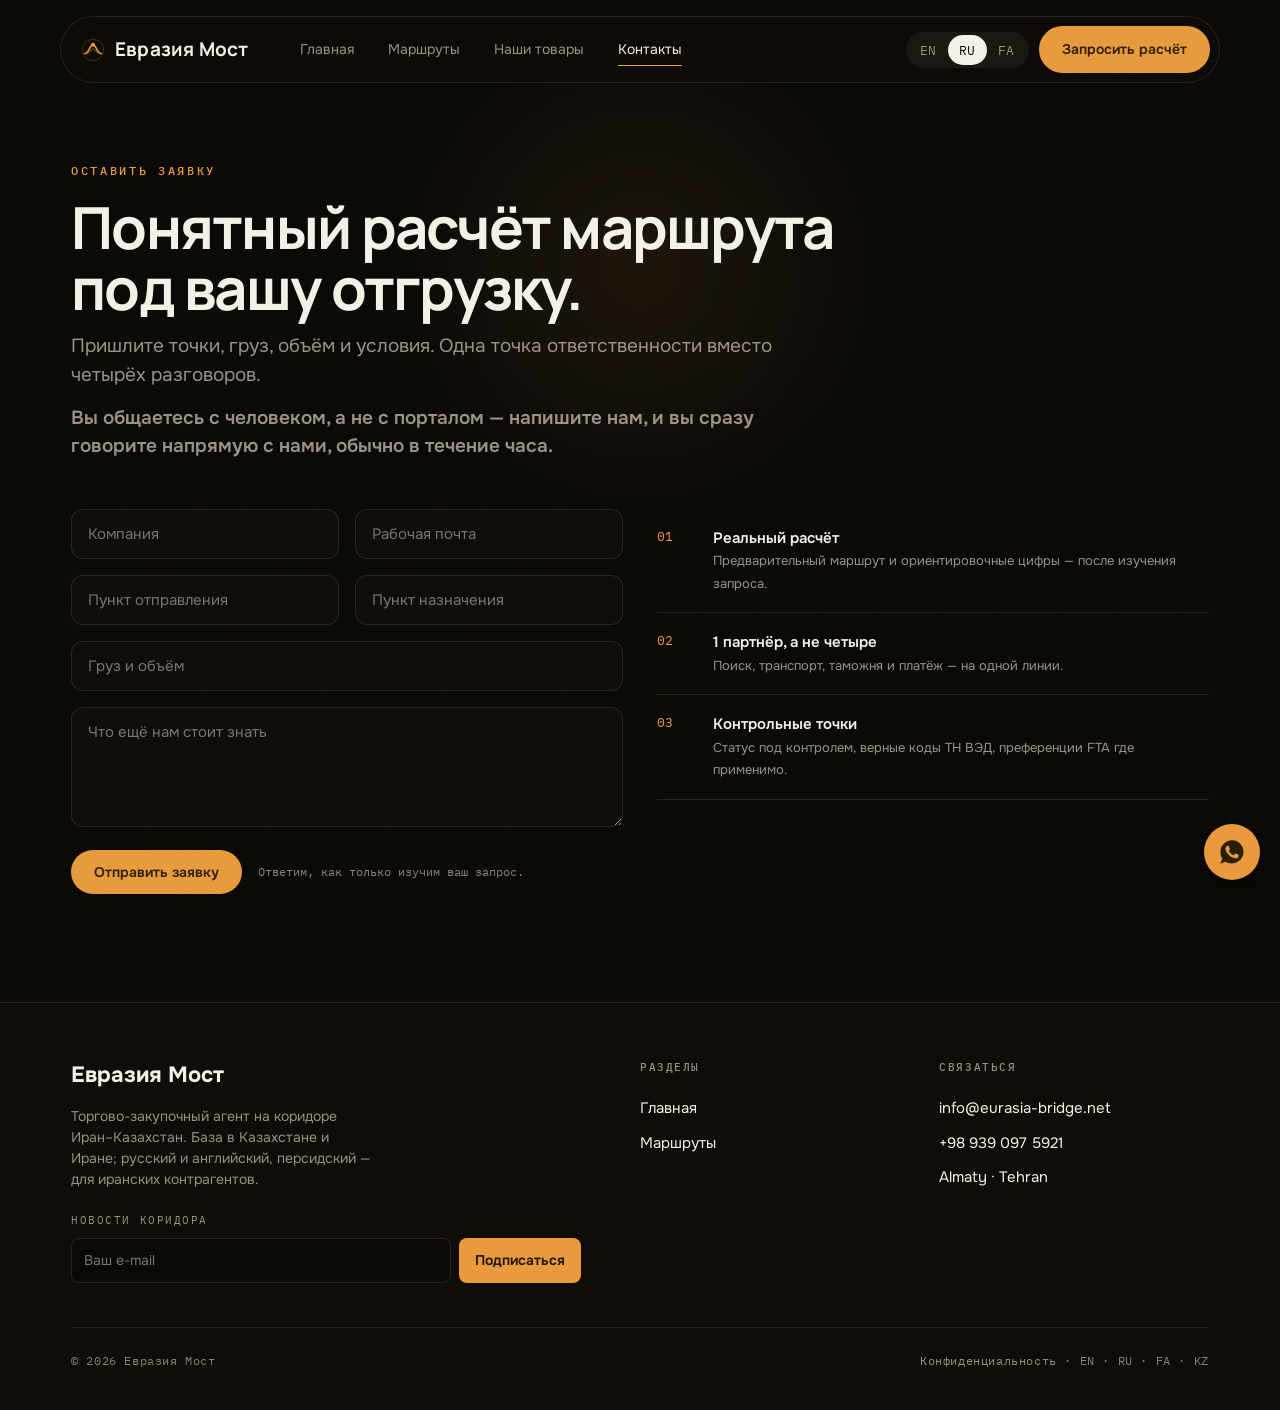
<file: contact.html>
<!doctype html>
<html lang="en" dir="ltr">
<head>
<meta charset="utf-8" />
<meta name="viewport" content="width=device-width, initial-scale=1" />
<title>Contact — Eurasia Bridge</title>
<meta name="description" content="Get an indicative route quote across the Iran–Kazakhstan corridor — sourcing, transport, customs, payment and barter, connected and coordinated by one trusted partner.">
<meta property="og:type" content="website">
<meta property="og:title" content="Contact — Eurasia Bridge">
<meta property="og:description" content="Get an indicative route quote across the Iran–Kazakhstan corridor — sourcing, transport, customs, payment and barter, connected and coordinated by one trusted partner.">
<meta property="og:locale" content="ru_RU">
<meta name="twitter:card" content="summary_large_image">
<meta property="og:url" content="https://eurasia-bridge.net/contact.html">
<link rel="canonical" href="https://eurasia-bridge.net/contact.html">
<meta property="og:image" content="https://eurasia-bridge.net/media/og-image.jpg">
<meta property="og:image:width" content="1200"><meta property="og:image:height" content="630">
<meta name="twitter:image" content="https://eurasia-bridge.net/media/og-image.jpg">
<link rel="icon" href="data:image/svg+xml,%3Csvg%20xmlns%3D%22http%3A%2F%2Fwww.w3.org%2F2000%2Fsvg%22%20viewBox%3D%220%200%2032%2032%22%3E%3Crect%20width%3D%2232%22%20height%3D%2232%22%20rx%3D%227%22%20fill%3D%22%230C0A08%22%2F%3E%3Cpath%20d%3D%22M5%2021%20C11%2021%2012%2010%2016%2010%20C20%2010%2021%2021%2027%2021%22%20stroke%3D%22%23E89A3C%22%20stroke-width%3D%222.4%22%20fill%3D%22none%22%20stroke-linecap%3D%22round%22%2F%3E%3Ccircle%20cx%3D%2216%22%20cy%3D%2210%22%20r%3D%222.6%22%20fill%3D%22%23E89A3C%22%2F%3E%3C%2Fsvg%3E">
<link rel="preconnect" href="https://fonts.googleapis.com">
<link rel="preconnect" href="https://fonts.gstatic.com" crossorigin>
<link href="https://fonts.googleapis.com/css2?family=Manrope:wght@500;600;700;800&family=Onest:wght@400;500;600;700;800&family=Vazirmatn:wght@400;600;800&family=IBM+Plex+Mono:wght@400;500&display=swap" rel="stylesheet">
<link rel="stylesheet" href="styles.css?v=14">
</head>
<body>
<div class="curtain"><span></span><span></span><span></span><span></span><span></span><span></span></div>
<div class="grain"></div>
<div class="cursor-glow"></div>

<nav class="nav"><div class="pill">
  <a class="brand" href="index.html" aria-label="Eurasia Bridge — home" style="text-decoration:none">
    <svg class="mark" viewBox="0 0 24 24" fill="none"><path d="M2 16 C7 16 8 8 12 8 C16 8 17 16 22 16" stroke="#E89A3C" stroke-width="2.2" stroke-linecap="round"/><circle cx="12" cy="8" r="2.2" fill="#E89A3C"/></svg>
    <span class="full" data-i18n="brand">Eurasia Bridge</span>
  </a>
  <div class="navlinks">
    <a href="index.html" data-i18n="nav_home">Home</a>
    <a href="routes.html" data-i18n="nav_routes">Routes</a>
    
    <a href="listings.html" data-i18n="nav_cargo">Cargo</a>
    <a href="contact.html" class="active" data-i18n="nav_contact">Contact</a>
  </div>
  <div class="nav-right">
    <div class="langsw" role="group" aria-label="Language">
      <button data-lang="en" class="on">EN</button><button data-lang="ru">RU</button><button data-lang="fa">FA</button>
    </div>
    <a class="btn btn-gold" href="contact.html" data-i18n="cta_quote">Get a route quote</a>
  </div>
</div></nav>

<section class="band" style="padding-top:clamp(130px,18vh,190px)"><div class="wrap">
  <div class="sec-head reveal">
    <div class="eyebrow" data-i18n="ct_eyebrow">Start an enquiry</div>
    <h2 data-i18n="ct_title">A clear route quote for your shipment.</h2>
    <p data-i18n="ct_sub">Send the endpoints, cargo, volume, and terms. You get one point of accountability instead of four separate conversations.</p>
    <p class="human-line" data-i18n="human_line">You deal with a person, not a portal — message us and you're talking to us directly, usually within the hour.</p>
  </div>

  <div class="enq">
    <form class="enq-form reveal" onsubmit="return false;">
      <div class="hp" aria-hidden="true"><input type="text" id="c-website" name="website" tabindex="-1" autocomplete="off" placeholder="Leave empty"></div>
      <div><input type="text" id="c-company" placeholder="Company" data-ph="fld_company"></div>
      <div><input type="text" id="c-email" placeholder="Work email" data-ph="fld_email"></div>
      <div><input type="text" id="c-from" placeholder="Origin" data-ph="fld_from"></div>
      <div><input type="text" id="c-to" placeholder="Destination" data-ph="fld_to"></div>
      <div class="full"><input type="text" id="c-cargo" placeholder="Cargo & volume" data-ph="fld_cargo"></div>
      <div class="full"><textarea id="c-msg" placeholder="Anything else we should know" data-ph="fld_msg"></textarea></div>
      <div class="full" style="display:flex;align-items:center;gap:16px;flex-wrap:wrap">
        <button class="btn btn-gold" type="submit" data-i18n="ct_send">Send enquiry</button>
        <span class="disclaimer" data-i18n="ct_note" style="margin-top:0">We reply as soon as we've reviewed your request.</span>
      </div>
    </form>

    <div class="enq-side reveal d1">
      <div class="promise-row"><div class="n">01</div><div class="t"><b data-i18n="p1b">A real quote</b><span data-i18n="p1t">An indicative route and rough numbers, once we've reviewed your request.</span></div></div>
      <div class="promise-row"><div class="n">02</div><div class="t"><b data-i18n="p2b">1 partner, not four</b><span data-i18n="p2t">Sourcing, transport, customs and payment on one line.</span></div></div>
      <div class="promise-row"><div class="n">03</div><div class="t"><b data-i18n="p3b">Fixed checkpoints</b><span data-i18n="p3t">Status you can track, correct customs codes, FTA preference where it applies.</span></div></div>
    </div>
  </div>
</div></section>

<footer><div class="wrap">
  <div class="foot-grid">
    <div class="foot-brand"><span data-i18n="brand">Eurasia Bridge</span><p data-i18n="f_tag">A sourcing & trade agent on the Iran–Kazakhstan corridor.</p><form class="foot-sub"><label data-i18n="sub_h">Corridor updates</label><div class="foot-sub-row"><input type="email" name="email" data-i18n-ph="sub_ph" placeholder="Your email" aria-label="Email" required><button type="submit" data-i18n="sub_btn">Subscribe</button></div><input type="text" class="hp" tabindex="-1" autocomplete="off" aria-hidden="true"><p class="foot-sub-note" hidden></p></form></div>
    <div class="foot-col"><h5 data-i18n="f_explore">Explore</h5><a href="index.html" data-i18n="nav_home">Home</a><a href="routes.html" data-i18n="nav_routes">Routes</a></div>
    <div class="foot-col"><h5 data-i18n="f_reach">Reach us</h5><a href="mailto:info@eurasia-bridge.net">info@eurasia-bridge.net</a><a href="https://wa.me/989390975921">+98 939 097 5921</a><a href="contact.html">Almaty · Tehran</a></div>
  </div>
  <div class="foot-bottom"><span data-i18n="f_rights">© 2026 Eurasia Bridge</span><span><a href="privacy.html" data-i18n="f_privacy">Privacy</a> · EN · RU · FA · KZ</span></div>
</div></footer>

<script src="app.js?v=36"></script>
<script>
  // translate placeholders
  (function(){
    function ph(){document.querySelectorAll("[data-ph]").forEach(el=>{const k=el.getAttribute("data-ph");if(T[LANG]&&T[LANG][k])el.placeholder=T[LANG][k];else if(T.en[k])el.placeholder=T.en[k];});}
    document.addEventListener("DOMContentLoaded",ph);
    document.addEventListener("click",e=>{if(e.target.closest(".langsw button"))setTimeout(ph,0);});
  })();
</script>
</body>
</html>
</file>
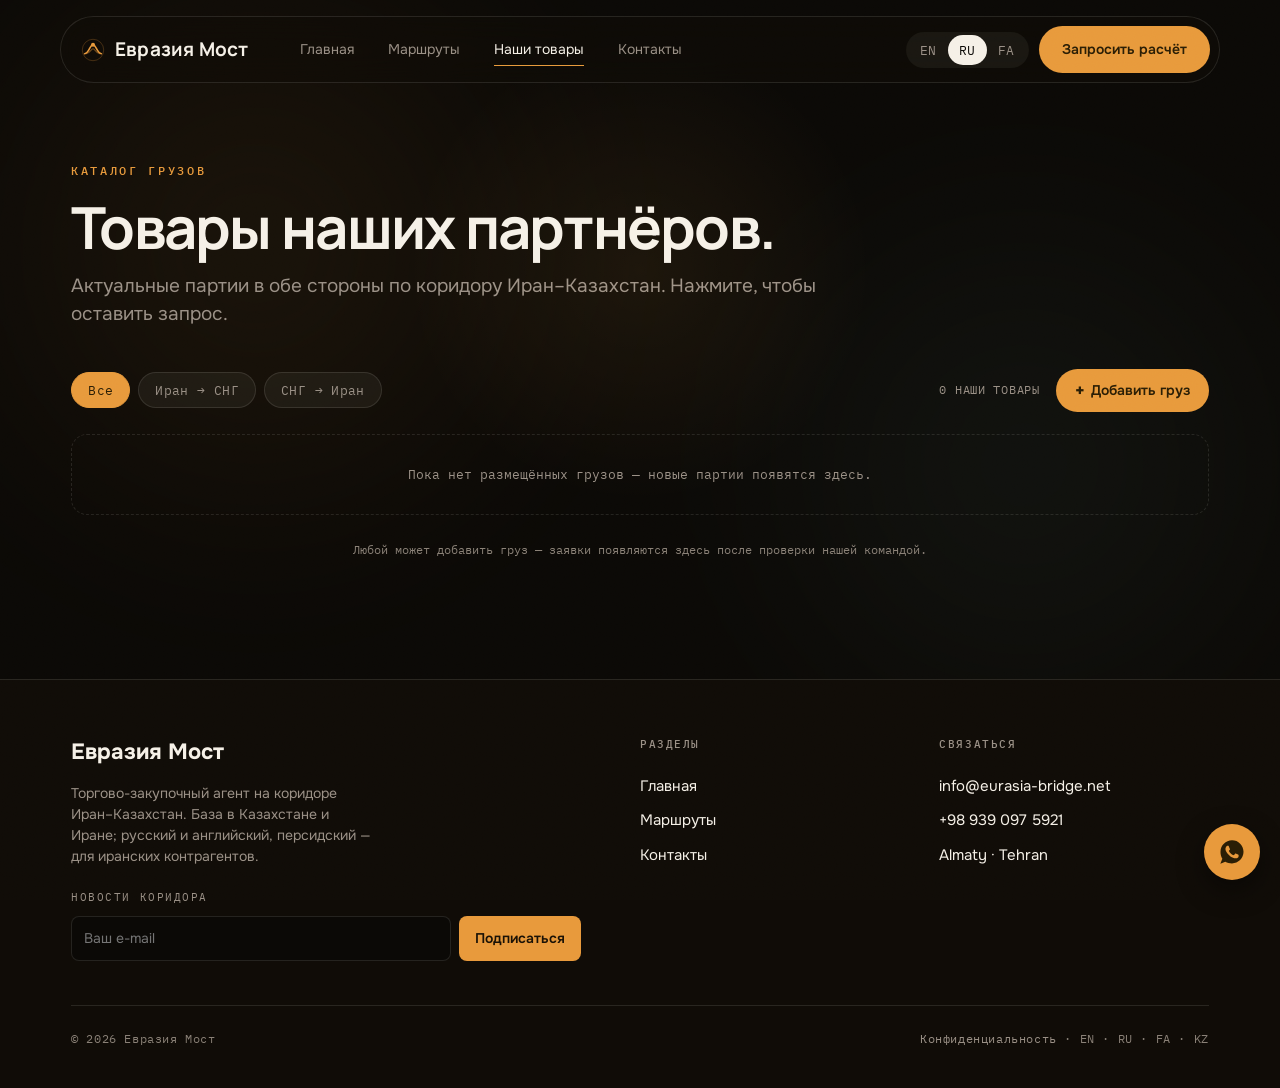
<file: listings.html>
<!doctype html>
<html lang="en" dir="ltr">
<head>
<meta charset="utf-8" />
<meta name="viewport" content="width=device-width, initial-scale=1" />
<title>Cargo — Eurasia Bridge</title>
<meta name="description" content="Cargo available across the Iran–Kazakhstan corridor, both directions — pistachios, saffron, bitumen, polymers, grain, oils, metal, timber, fertilisers and more.">
<meta property="og:type" content="website">
<meta property="og:title" content="Cargo — Eurasia Bridge">
<meta property="og:description" content="Cargo available across the Iran–Kazakhstan corridor, both directions.">
<meta property="og:locale" content="ru_RU">
<meta name="twitter:card" content="summary_large_image">
<meta property="og:url" content="https://eurasia-bridge.net/listings.html">
<link rel="canonical" href="https://eurasia-bridge.net/listings.html">
<meta property="og:image" content="https://eurasia-bridge.net/media/og-image.jpg">
<meta property="og:image:width" content="1200"><meta property="og:image:height" content="630">
<meta name="twitter:image" content="https://eurasia-bridge.net/media/og-image.jpg">
<link rel="icon" href="data:image/svg+xml,%3Csvg%20xmlns%3D%22http%3A%2F%2Fwww.w3.org%2F2000%2Fsvg%22%20viewBox%3D%220%200%2032%2032%22%3E%3Crect%20width%3D%2232%22%20height%3D%2232%22%20rx%3D%227%22%20fill%3D%22%230C0A08%22%2F%3E%3Cpath%20d%3D%22M5%2021%20C11%2021%2012%2010%2016%2010%20C20%2010%2021%2021%2027%2021%22%20stroke%3D%22%23E89A3C%22%20stroke-width%3D%222.4%22%20fill%3D%22none%22%20stroke-linecap%3D%22round%22%2F%3E%3Ccircle%20cx%3D%2216%22%20cy%3D%2210%22%20r%3D%222.6%22%20fill%3D%22%23E89A3C%22%2F%3E%3C%2Fsvg%3E">
<link rel="preconnect" href="https://fonts.googleapis.com">
<link rel="preconnect" href="https://fonts.gstatic.com" crossorigin>
<link href="https://fonts.googleapis.com/css2?family=Manrope:wght@500;600;700;800&family=Onest:wght@400;500;600;700;800&family=Vazirmatn:wght@400;600;800&family=IBM+Plex+Mono:wght@400;500&display=swap" rel="stylesheet">
<link rel="stylesheet" href="styles.css?v=14">
</head>
<body>
<div class="curtain"><span></span><span></span><span></span><span></span><span></span><span></span></div>
<div class="grain"></div>
<div class="cursor-glow"></div>

<nav class="nav"><div class="pill">
  <a class="brand" href="index.html" aria-label="Eurasia Bridge — home" style="text-decoration:none">
    <svg class="mark" viewBox="0 0 24 24" fill="none"><path d="M2 16 C7 16 8 8 12 8 C16 8 17 16 22 16" stroke="#E89A3C" stroke-width="2.2" stroke-linecap="round"/><circle cx="12" cy="8" r="2.2" fill="#E89A3C"/></svg>
    <span class="full" data-i18n="brand">Eurasia Bridge</span>
  </a>
  <div class="navlinks">
    <a href="index.html" data-i18n="nav_home">Home</a>
    <a href="routes.html" data-i18n="nav_routes">Routes</a>
    <a href="listings.html" class="active" data-i18n="nav_cargo">Cargo</a>
    <a href="contact.html" data-i18n="nav_contact">Contact</a>
  </div>
  <div class="nav-right">
    <div class="langsw" role="group" aria-label="Language">
      <button data-lang="en" class="on">EN</button><button data-lang="ru">RU</button><button data-lang="fa">FA</button>
    </div>
    <a class="btn btn-gold" href="contact.html" data-i18n="cta_quote">Get a route quote</a>
  </div>
</div></nav>

<section class="band sec-anim" style="padding-top:clamp(130px,18vh,190px)">
  <div class="bg bg-aurora"></div>
  <div class="wrap">
    <div class="sec-head reveal">
      <div class="eyebrow" data-i18n="lst_eyebrow">Cargo listings</div>
      <h2 data-i18n="lst_title">Cargo on the corridor.</h2>
      <p data-i18n="lst_sub">Live lots offered both ways across the Iran–Kazakhstan corridor. Tap any to enquire.</p>
    </div>

    <div class="lst-bar reveal">
      <div class="lst-filters">
        <button data-lfilter="all" class="on" data-i18n="lst_all">All</button>
        <button data-lfilter="iran-cis" data-i18n="d_iran">Iran → CIS</button>
        <button data-lfilter="cis-iran" data-i18n="d_cis">CIS → Iran</button>
      </div>
      <div class="lst-bar-right">
        <div class="lst-count-wrap"><span id="lst-count">0</span> <span data-i18n="nav_cargo">Cargo</span></div>
        <button id="addCargoBtn" class="btn btn-gold btn-addcargo" type="button"><span class="plus" aria-hidden="true">+</span> <span data-i18n="lst_add_btn">Add cargo</span></button>
      </div>
    </div>

    <div id="listings" class="lgrid reveal"></div>

    <p class="lst-note" data-i18n="lst_add">To add or edit cargo, update the Listings tab of the connected Google Sheet.</p>
  </div>
</section>

<!-- ADD CARGO MODAL -->
<div class="modal" id="cargoModal" aria-hidden="true">
  <div class="modal-backdrop" data-close></div>
  <div class="modal-card" role="dialog" aria-modal="true" aria-labelledby="cargoModalTitle">
    <button class="modal-x" type="button" data-close aria-label="Close">✕</button>
    <h3 id="cargoModalTitle" data-i18n="ac_title">Add cargo</h3>
    <p class="modal-sub" data-i18n="ac_sub">Submit a lot to the corridor catalogue. It appears on the site once our team approves it.</p>
    <form id="cargoForm" novalidate>
      <div class="hp" aria-hidden="true"><input type="text" name="website" id="ac-website" tabindex="-1" autocomplete="off" placeholder="Leave empty"></div>
      <label data-i18n="ac_dir">Direction</label>
      <select name="dir">
        <option value="iran-cis" data-i18n="d_iran">Iran → CIS</option>
        <option value="cis-iran" data-i18n="d_cis">CIS → Iran</option>
      </select>
      <label data-i18n="ac_name">Cargo name</label>
      <input name="name" required maxlength="80">
      <div class="ac-grid">
        <div><label data-i18n="ac_weight">Weight / volume</label><input name="weight" maxlength="40"></div>
        <div><label data-i18n="ac_origin">Origin</label><input name="origin" maxlength="60"></div>
      </div>
      <div class="ac-grid">
        <div><label data-i18n="ac_moq">Min. order (optional)</label><input name="moq" maxlength="40"></div>
        <div class="ac-check"><label><input type="checkbox" name="barter"> <span data-i18n="ac_barter">Barter-eligible</span></label></div>
      </div>
      <label data-i18n="ac_desc">Description</label>
      <textarea name="description" rows="3" maxlength="400"></textarea>
      <label data-i18n="ac_photos">Photos <span class="ac-hint" data-i18n="ac_photos_hint">Up to 4 images.</span></label>
      <input type="file" id="cargoPhotos" accept="image/*" multiple>
      <div class="ac-previews" id="acPreviews"></div>
      <div class="ac-actions">
        <button type="submit" class="btn btn-gold" data-i18n="ac_submit">Submit for review</button>
        <div class="ac-msg" id="acMsg" role="status" aria-live="polite"></div>
      </div>
    </form>
  </div>
</div>

<footer><div class="wrap">
  <div class="foot-grid">
    <div class="foot-brand"><span data-i18n="brand">Eurasia Bridge</span><p data-i18n="f_tag">A sourcing & trade agent on the Iran–Kazakhstan corridor.</p><form class="foot-sub"><label data-i18n="sub_h">Corridor updates</label><div class="foot-sub-row"><input type="email" name="email" data-i18n-ph="sub_ph" placeholder="Your email" aria-label="Email" required><button type="submit" data-i18n="sub_btn">Subscribe</button></div><input type="text" class="hp" tabindex="-1" autocomplete="off" aria-hidden="true"><p class="foot-sub-note" hidden></p></form></div>
    <div class="foot-col"><h5 data-i18n="f_explore">Explore</h5><a href="index.html" data-i18n="nav_home">Home</a><a href="routes.html" data-i18n="nav_routes">Routes</a><a href="contact.html" data-i18n="nav_contact">Contact</a></div>
    <div class="foot-col"><h5 data-i18n="f_reach">Reach us</h5><a href="mailto:info@eurasia-bridge.net">info@eurasia-bridge.net</a><a href="https://wa.me/989390975921">+98 939 097 5921</a><a href="contact.html">Almaty · Tehran</a></div>
  </div>
  <div class="foot-bottom"><span data-i18n="f_rights">© 2026 Eurasia Bridge</span><span><a href="privacy.html" data-i18n="f_privacy">Privacy</a> · EN · RU · FA · KZ</span></div>
</div></footer>

<script src="app.js?v=36"></script>
</body>
</html>
</file>
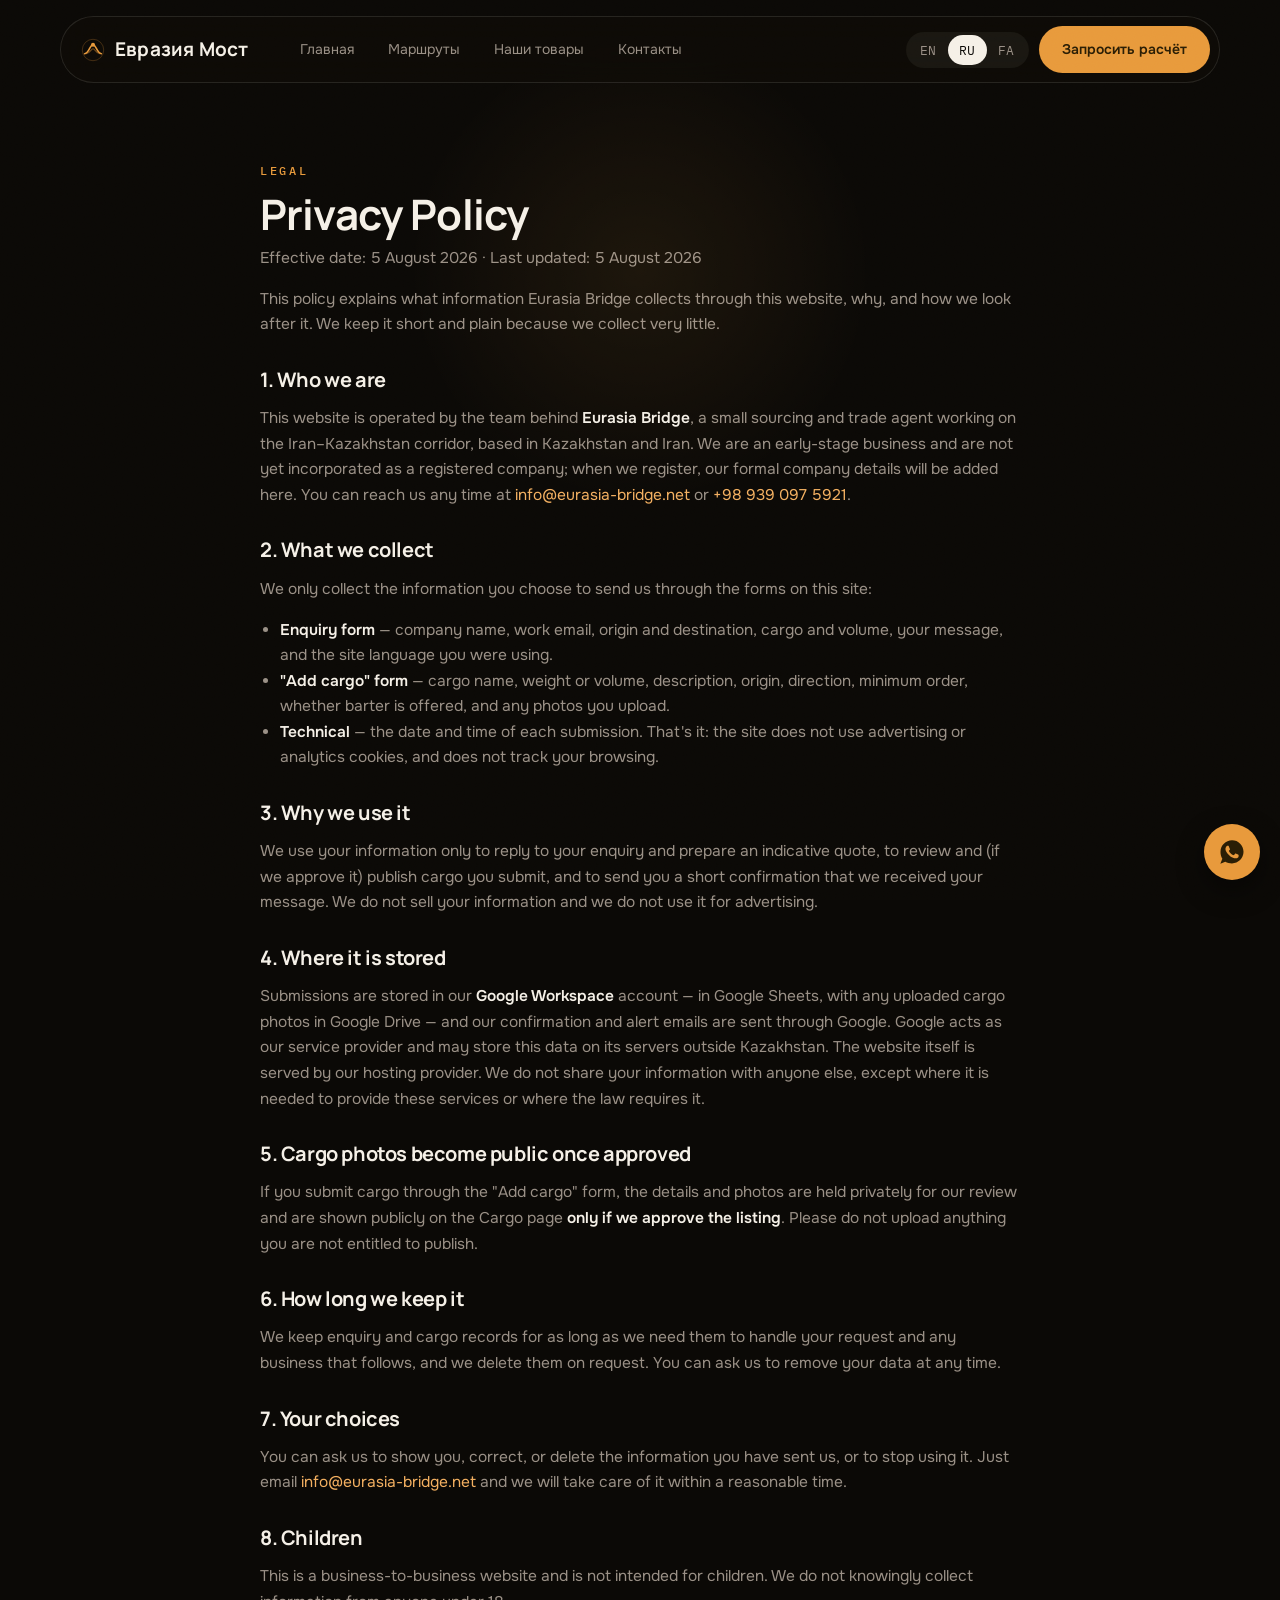
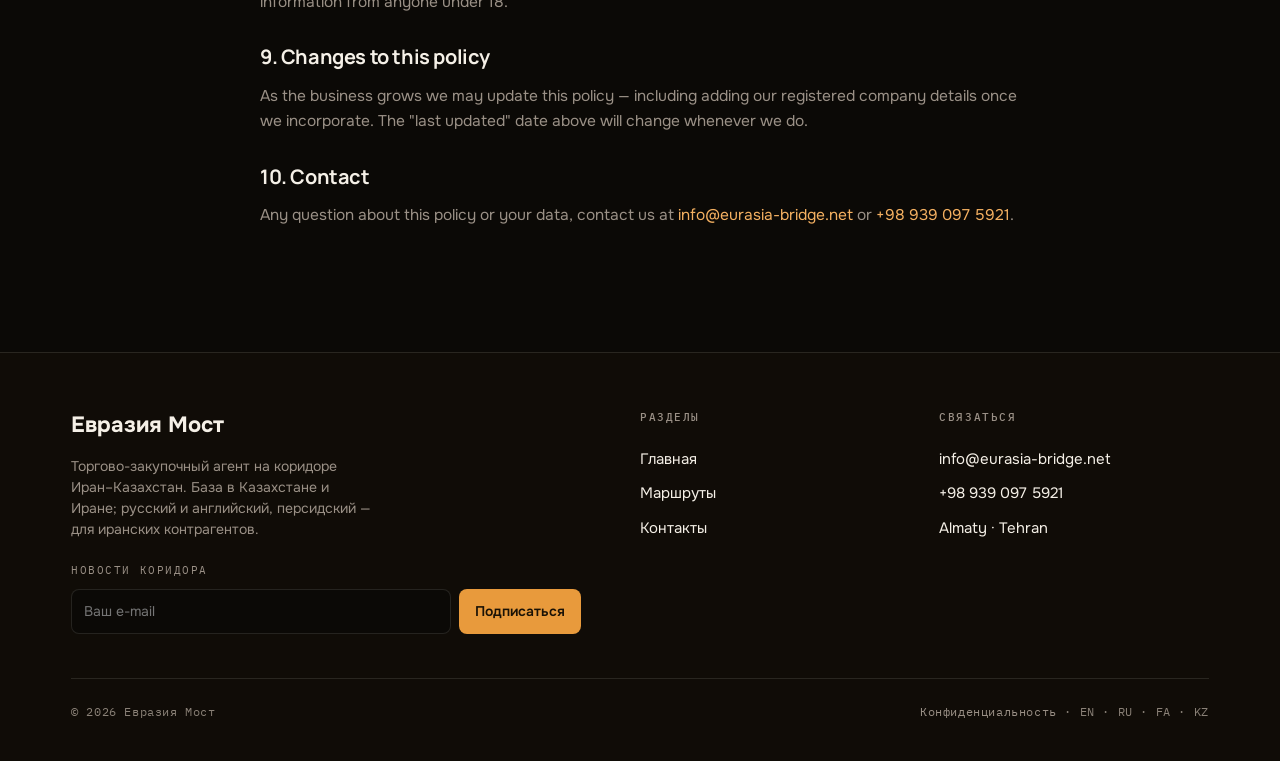
<file: privacy.html>
<!doctype html>
<html lang="en" dir="ltr">
<head>
<meta charset="utf-8" />
<meta name="viewport" content="width=device-width, initial-scale=1" />
<title>Privacy — Eurasia Bridge</title>
<meta name="description" content="How Eurasia Bridge collects, uses and stores the information you send through this website.">
<meta name="robots" content="noindex">
<link rel="icon" href="data:image/svg+xml,%3Csvg%20xmlns%3D%22http%3A%2F%2Fwww.w3.org%2F2000%2Fsvg%22%20viewBox%3D%220%200%2032%2032%22%3E%3Crect%20width%3D%2232%22%20height%3D%2232%22%20rx%3D%227%22%20fill%3D%22%230C0A08%22%2F%3E%3Cpath%20d%3D%22M5%2021%20C11%2021%2012%2010%2016%2010%20C20%2010%2021%2021%2027%2021%22%20stroke%3D%22%23E89A3C%22%20stroke-width%3D%222.4%22%20fill%3D%22none%22%20stroke-linecap%3D%22round%22%2F%3E%3Ccircle%20cx%3D%2216%22%20cy%3D%2210%22%20r%3D%222.6%22%20fill%3D%22%23E89A3C%22%2F%3E%3C%2Fsvg%3E">
<link rel="preconnect" href="https://fonts.googleapis.com">
<link rel="preconnect" href="https://fonts.gstatic.com" crossorigin>
<link href="https://fonts.googleapis.com/css2?family=Manrope:wght@500;600;700;800&family=Onest:wght@400;500;600;700;800&family=Vazirmatn:wght@400;600;800&family=IBM+Plex+Mono:wght@400;500&display=swap" rel="stylesheet">
<link rel="stylesheet" href="styles.css?v=14">
</head>
<body>
<div class="curtain"><span></span><span></span><span></span><span></span><span></span><span></span></div>
<div class="grain"></div>
<div class="cursor-glow"></div>

<nav class="nav"><div class="pill">
  <a class="brand" href="index.html" aria-label="Eurasia Bridge — home" style="text-decoration:none">
    <svg class="mark" viewBox="0 0 24 24" fill="none"><path d="M2 16 C7 16 8 8 12 8 C16 8 17 16 22 16" stroke="#E89A3C" stroke-width="2.2" stroke-linecap="round"/><circle cx="12" cy="8" r="2.2" fill="#E89A3C"/></svg>
    <span class="full" data-i18n="brand">Eurasia Bridge</span>
  </a>
  <div class="navlinks">
    <a href="index.html" data-i18n="nav_home">Home</a>
    <a href="routes.html" data-i18n="nav_routes">Routes</a>
    <a href="listings.html" data-i18n="nav_cargo">Cargo</a>
    <a href="contact.html" data-i18n="nav_contact">Contact</a>
  </div>
  <div class="nav-right">
    <div class="langsw" role="group" aria-label="Language">
      <button data-lang="en" class="on">EN</button><button data-lang="ru">RU</button><button data-lang="fa">FA</button>
    </div>
    <a class="btn btn-gold" href="contact.html" data-i18n="cta_quote">Get a route quote</a>
  </div>
</div></nav>

<section class="band" style="padding-top:clamp(130px,18vh,190px)"><div class="wrap">
  <div class="legal">
    <div class="eyebrow">Legal</div>
    <h2 style="font-family:var(--display);font-size:clamp(28px,4vw,42px);margin:.3em 0 0">Privacy Policy</h2>
    <p style="margin-top:.6em">Effective date: 5 August 2026 · Last updated: 5 August 2026</p>

    <p>This policy explains what information Eurasia Bridge collects through this website, why, and how we look after it. We keep it short and plain because we collect very little.</p>

    <h3>1. Who we are</h3>
    <p>This website is operated by the team behind <b>Eurasia Bridge</b>, a small sourcing and trade agent working on the Iran–Kazakhstan corridor, based in Kazakhstan and Iran. We are an early-stage business and are not yet incorporated as a registered company; when we register, our formal company details will be added here. You can reach us any time at <a href="mailto:info@eurasia-bridge.net">info@eurasia-bridge.net</a> or <a href="https://wa.me/989390975921">+98 939 097 5921</a>.</p>

    <h3>2. What we collect</h3>
    <p>We only collect the information you choose to send us through the forms on this site:</p>
    <ul>
      <li><b>Enquiry form</b> — company name, work email, origin and destination, cargo and volume, your message, and the site language you were using.</li>
      <li><b>"Add cargo" form</b> — cargo name, weight or volume, description, origin, direction, minimum order, whether barter is offered, and any photos you upload.</li>
      <li><b>Technical</b> — the date and time of each submission. That's it: the site does not use advertising or analytics cookies, and does not track your browsing.</li>
    </ul>

    <h3>3. Why we use it</h3>
    <p>We use your information only to reply to your enquiry and prepare an indicative quote, to review and (if we approve it) publish cargo you submit, and to send you a short confirmation that we received your message. We do not sell your information and we do not use it for advertising.</p>

    <h3>4. Where it is stored</h3>
    <p>Submissions are stored in our <b>Google Workspace</b> account — in Google Sheets, with any uploaded cargo photos in Google Drive — and our confirmation and alert emails are sent through Google. Google acts as our service provider and may store this data on its servers outside Kazakhstan. The website itself is served by our hosting provider. We do not share your information with anyone else, except where it is needed to provide these services or where the law requires it.</p>

    <h3>5. Cargo photos become public once approved</h3>
    <p>If you submit cargo through the "Add cargo" form, the details and photos are held privately for our review and are shown publicly on the Cargo page <b>only if we approve the listing</b>. Please do not upload anything you are not entitled to publish.</p>

    <h3>6. How long we keep it</h3>
    <p>We keep enquiry and cargo records for as long as we need them to handle your request and any business that follows, and we delete them on request. You can ask us to remove your data at any time.</p>

    <h3>7. Your choices</h3>
    <p>You can ask us to show you, correct, or delete the information you have sent us, or to stop using it. Just email <a href="mailto:info@eurasia-bridge.net">info@eurasia-bridge.net</a> and we will take care of it within a reasonable time.</p>

    <h3>8. Children</h3>
    <p>This is a business-to-business website and is not intended for children. We do not knowingly collect information from anyone under 18.</p>

    <h3>9. Changes to this policy</h3>
    <p>As the business grows we may update this policy — including adding our registered company details once we incorporate. The "last updated" date above will change whenever we do.</p>

    <h3>10. Contact</h3>
    <p>Any question about this policy or your data, contact us at <a href="mailto:info@eurasia-bridge.net">info@eurasia-bridge.net</a> or <a href="https://wa.me/989390975921">+98 939 097 5921</a>.</p>
  </div>
</div></section>

<footer><div class="wrap">
  <div class="foot-grid">
    <div class="foot-brand"><span data-i18n="brand">Eurasia Bridge</span><p data-i18n="f_tag">A sourcing & trade agent on the Iran–Kazakhstan corridor.</p><form class="foot-sub"><label data-i18n="sub_h">Corridor updates</label><div class="foot-sub-row"><input type="email" name="email" data-i18n-ph="sub_ph" placeholder="Your email" aria-label="Email" required><button type="submit" data-i18n="sub_btn">Subscribe</button></div><input type="text" class="hp" tabindex="-1" autocomplete="off" aria-hidden="true"><p class="foot-sub-note" hidden></p></form></div>
    <div class="foot-col"><h5 data-i18n="f_explore">Explore</h5><a href="index.html" data-i18n="nav_home">Home</a><a href="routes.html" data-i18n="nav_routes">Routes</a><a href="contact.html" data-i18n="nav_contact">Contact</a></div>
    <div class="foot-col"><h5 data-i18n="f_reach">Reach us</h5><a href="mailto:info@eurasia-bridge.net">info@eurasia-bridge.net</a><a href="https://wa.me/989390975921">+98 939 097 5921</a><a href="contact.html">Almaty · Tehran</a></div>
  </div>
  <div class="foot-bottom"><span data-i18n="f_rights">© 2026 Eurasia Bridge</span><span><a href="privacy.html" data-i18n="f_privacy">Privacy</a> · EN · RU · FA · KZ</span></div>
</div></footer>

<script src="app.js?v=36"></script>
</body>
</html>
</file>
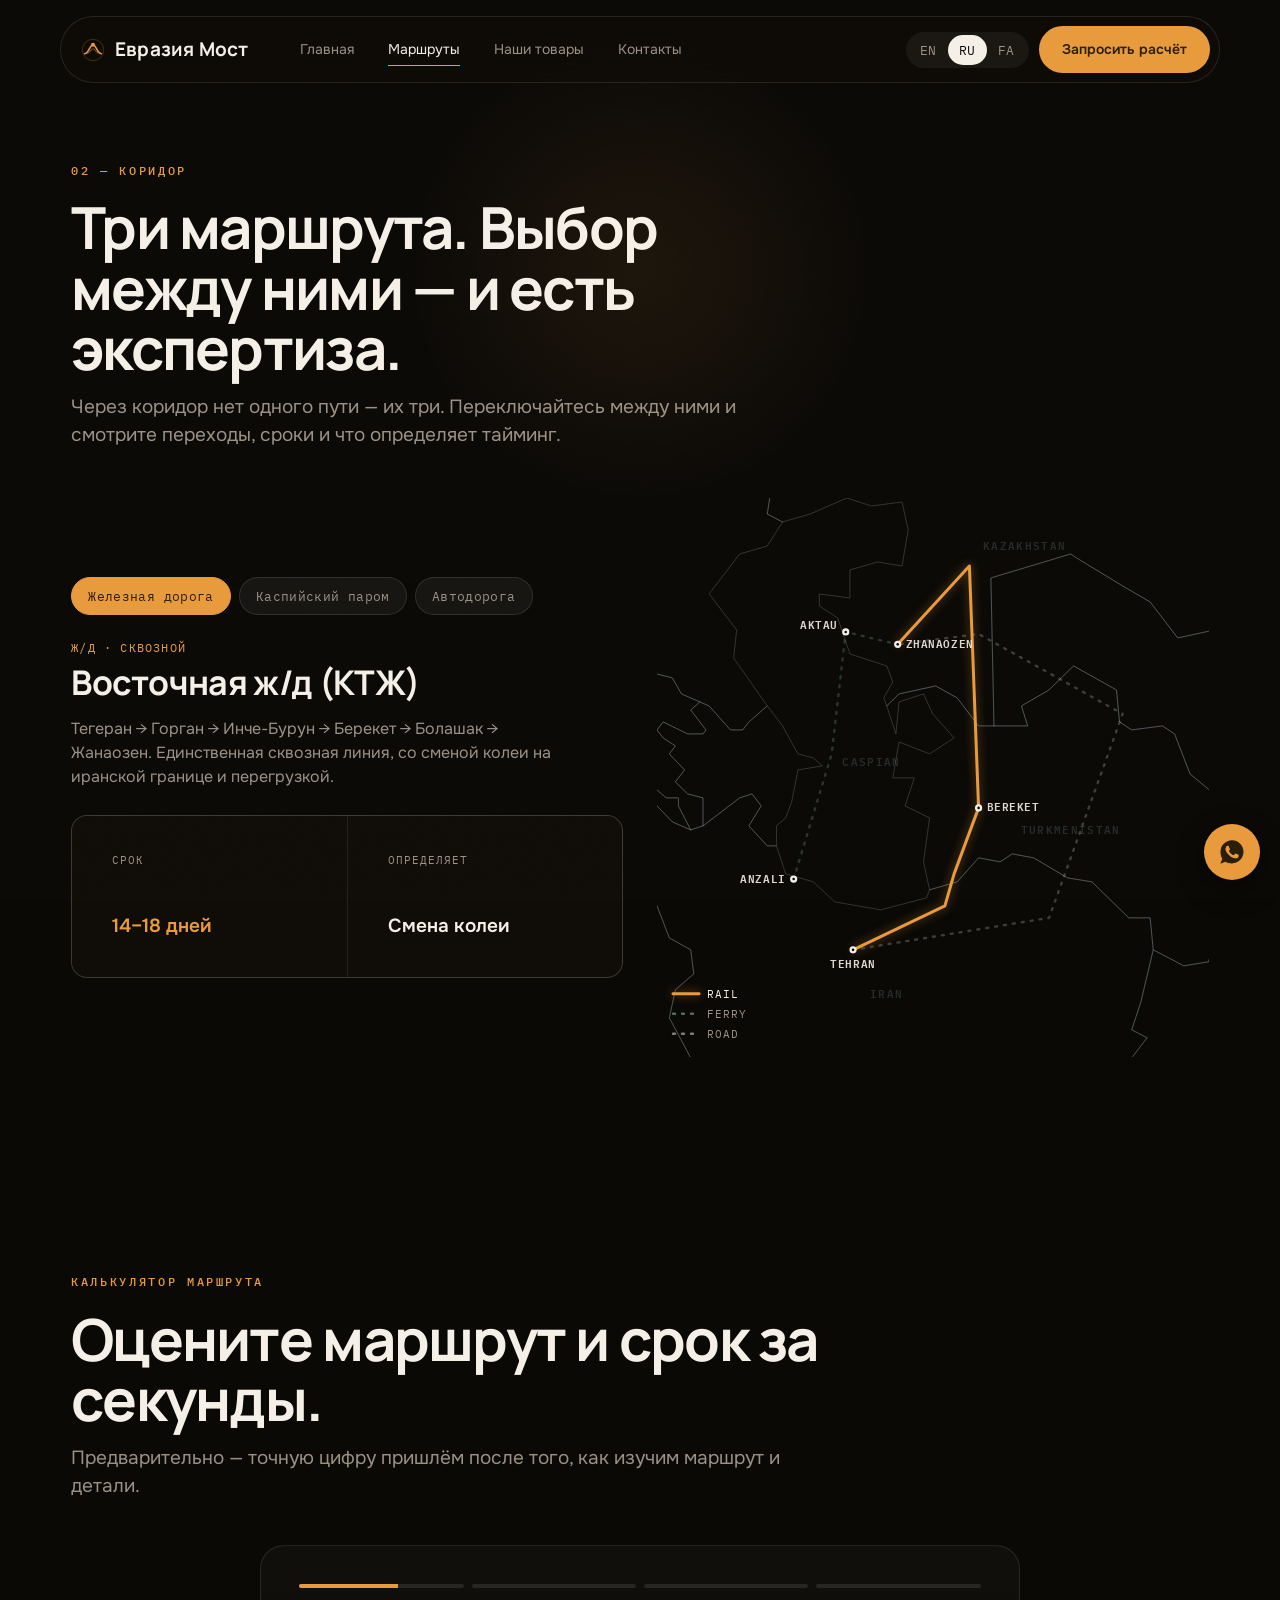
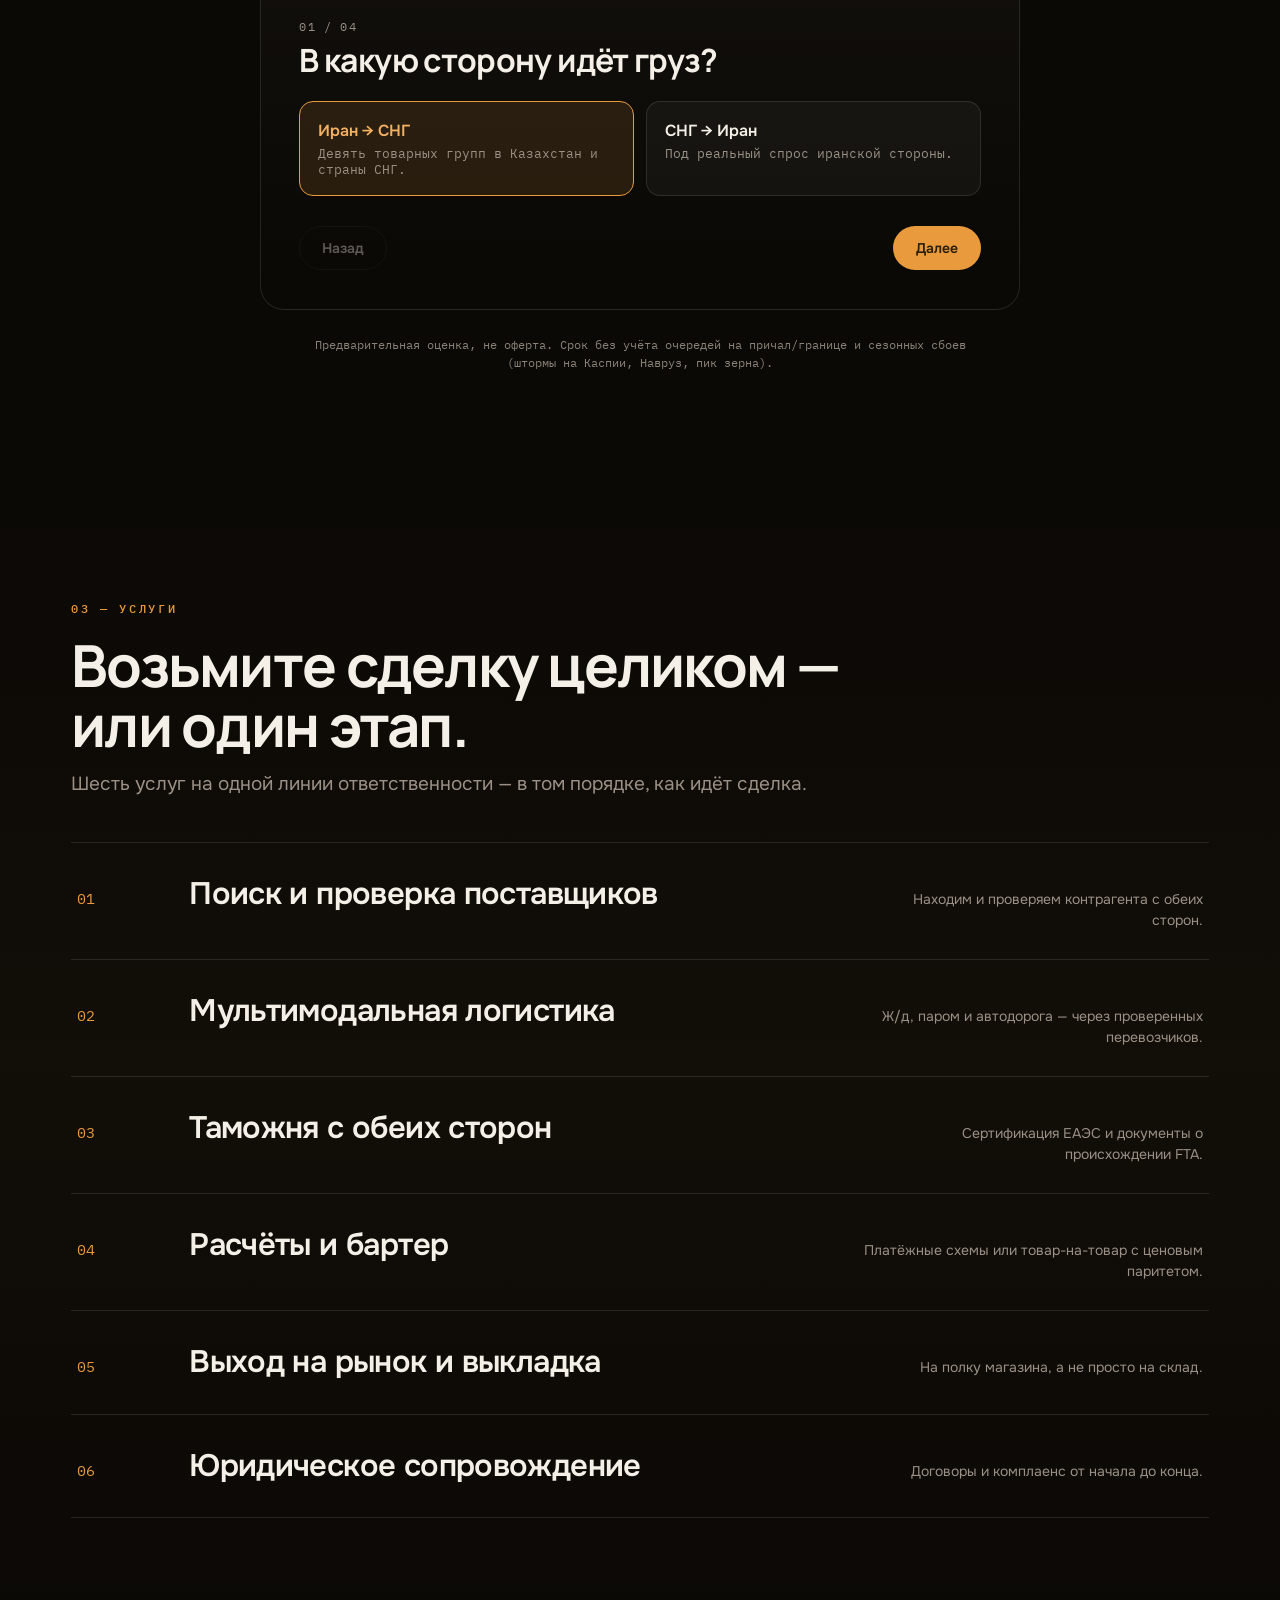
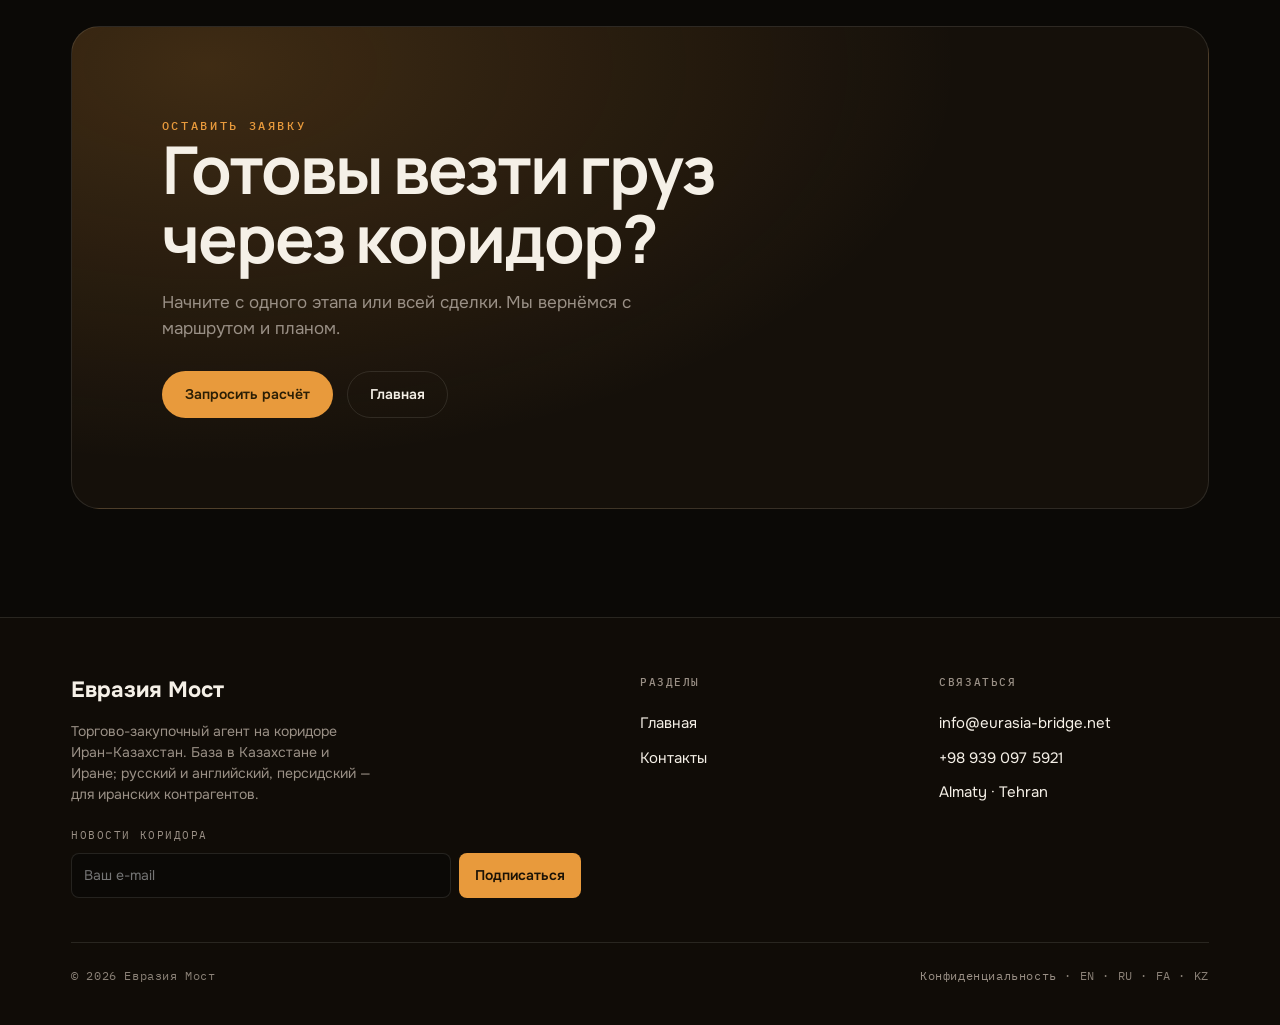
<file: routes.html>
<!doctype html>
<html lang="en" dir="ltr">
<head>
<meta charset="utf-8" />
<meta name="viewport" content="width=device-width, initial-scale=1" />
<title>Routes — Eurasia Bridge</title>
<meta name="description" content="Three ways across the Iran–Kazakhstan corridor — eastern railway, Caspian ferry, and road via Turkmenistan — with an instant transit-time calculator.">
<meta property="og:type" content="website">
<meta property="og:title" content="Routes — Eurasia Bridge">
<meta property="og:description" content="Three ways across the Iran–Kazakhstan corridor — eastern railway, Caspian ferry, and road via Turkmenistan — with an instant transit-time calculator.">
<meta property="og:locale" content="ru_RU">
<meta name="twitter:card" content="summary_large_image">
<meta property="og:url" content="https://eurasia-bridge.net/routes.html">
<link rel="canonical" href="https://eurasia-bridge.net/routes.html">
<meta property="og:image" content="https://eurasia-bridge.net/media/og-image.jpg">
<meta property="og:image:width" content="1200"><meta property="og:image:height" content="630">
<meta name="twitter:image" content="https://eurasia-bridge.net/media/og-image.jpg">
<link rel="icon" href="data:image/svg+xml,%3Csvg%20xmlns%3D%22http%3A%2F%2Fwww.w3.org%2F2000%2Fsvg%22%20viewBox%3D%220%200%2032%2032%22%3E%3Crect%20width%3D%2232%22%20height%3D%2232%22%20rx%3D%227%22%20fill%3D%22%230C0A08%22%2F%3E%3Cpath%20d%3D%22M5%2021%20C11%2021%2012%2010%2016%2010%20C20%2010%2021%2021%2027%2021%22%20stroke%3D%22%23E89A3C%22%20stroke-width%3D%222.4%22%20fill%3D%22none%22%20stroke-linecap%3D%22round%22%2F%3E%3Ccircle%20cx%3D%2216%22%20cy%3D%2210%22%20r%3D%222.6%22%20fill%3D%22%23E89A3C%22%2F%3E%3C%2Fsvg%3E">
<link rel="preconnect" href="https://fonts.googleapis.com">
<link rel="preconnect" href="https://fonts.gstatic.com" crossorigin>
<link href="https://fonts.googleapis.com/css2?family=Manrope:wght@500;600;700;800&family=Onest:wght@400;500;600;700;800&family=Vazirmatn:wght@400;600;800&family=IBM+Plex+Mono:wght@400;500&display=swap" rel="stylesheet">
<link rel="stylesheet" href="styles.css?v=14">
</head>
<body>
<div class="curtain"><span></span><span></span><span></span><span></span><span></span><span></span></div>
<div class="grain"></div>
<div class="cursor-glow"></div>

<nav class="nav"><div class="pill">
  <a class="brand" href="index.html" aria-label="Eurasia Bridge — home" style="text-decoration:none">
    <svg class="mark" viewBox="0 0 24 24" fill="none"><path d="M2 16 C7 16 8 8 12 8 C16 8 17 16 22 16" stroke="#E89A3C" stroke-width="2.2" stroke-linecap="round"/><circle cx="12" cy="8" r="2.2" fill="#E89A3C"/></svg>
    <span class="full" data-i18n="brand">Eurasia Bridge</span>
  </a>
  <div class="navlinks">
    <a href="index.html" data-i18n="nav_home">Home</a>
    <a href="routes.html" class="active" data-i18n="nav_routes">Routes</a>
    
    <a href="listings.html" data-i18n="nav_cargo">Cargo</a>
    <a href="contact.html" data-i18n="nav_contact">Contact</a>
  </div>
  <div class="nav-right">
    <div class="langsw" role="group" aria-label="Language">
      <button data-lang="en" class="on">EN</button><button data-lang="ru">RU</button><button data-lang="fa">FA</button>
    </div>
    <a class="btn btn-gold" href="contact.html" data-i18n="cta_quote">Get a route quote</a>
  </div>
</div></nav>

<section class="band" style="padding-top:clamp(130px,18vh,190px)"><div class="wrap">
  <div class="sec-head reveal">
    <div class="eyebrow" data-i18n="rt_eyebrow">02 — The corridor</div>
    <h2 data-i18n="rt_title">Three routes. Choosing between them is the expertise.</h2>
    <p data-i18n="rt_sub">There isn't one way across — there are three. Spin the globe, switch a route, and read its crossings, transit range, and what governs the timing.</p>
  </div>

  <div class="explorer reveal">
    <div class="route-detail">
      <div class="route-tabs">
        <button data-route="rail" class="on" data-i18n="r_rail_t">Eastern railway</button>
        <button data-route="ferry" data-i18n="r_ferry_t">Caspian ferry</button>
        <button data-route="road" data-i18n="r_road_t">Road via Turkmenistan</button>
      </div>
      <div class="rmode" id="r-mode" data-i18n="r_rail_mode">Rail · end-to-end</div>
      <h3 id="r-name" data-i18n="r_rail_name">Eastern railway (KTI)</h3>
      <p class="rdesc" id="r-desc" data-i18n="r_rail_desc">Tehran → Gorgan → Incheh Borun → Bereket → Bolashak → Zhanaozen. The only end-to-end rail line, with a gauge break at the Iranian border where cargo is transshipped.</p>
      <div class="rmeta">
        <div><div class="k" data-i18n="m_transit">Transit</div><div class="v g" id="r-transit" data-i18n="r_rail_transit">14–18 days</div></div>
        <div><div class="k" data-i18n="m_gov">Governed by</div><div class="v" id="r-gov" data-i18n="r_rail_gov">Gauge break</div></div>
      </div>
    </div>
    <!--ROUTEMAP-->
    <div class="routemap-stage">
<svg viewBox="0 0 552 560" class="routemap" data-active="rail" role="img" aria-label="Map of the three Iran–Kazakhstan corridor crossings: eastern railway, Caspian ferry, and road via Turkmenistan." xmlns="http://www.w3.org/2000/svg">
  <path d="M1299.2 -88 L1274.7 -60 L1250.2 -60 L1247.1 -20 L1231.8 0 L1170.5 -12 L1149.1 60 L1130.7 68 L1072.5 84 L1100 152 L1078.6 164 L1081.7 188 L1060.2 180 L1044.9 164 L1002 160 L949.9 160 L937.6 164 L894.7 148 L876.4 156 L873.3 180 L821.2 168 L802.8 172 L796.7 188 L778.3 196 L738.5 224 L723.1 252 L714 252 L704.8 236 L664.9 232 L658.8 200 L643.5 200 L646.5 160 L609.8 132 L557.7 132 L520.9 140 L493.3 104 L465.8 88 L419.8 60 L413.7 56 L334 80 L337.1 228 L321.7 228 L300.3 200 L278.8 188 L242.1 196 L229.8 208 L226.7 200 L235.9 184 L229.8 168 L193 156 L180.8 120 L162.4 108 L162.4 96 L193 100 L193 72 L220.6 64 L245.1 68 L251.3 32 L245.1 4 L214.5 8 L190 0 L153.2 16 L125.6 24 L110.3 16 L113.4 -4 L95 -28 L70.5 -28 L46 -56 L61.3 -88 L55.2 -96 L76.6 -140 L110.3 -116 L113.4 -144 L177.7 -188 L223.7 -188 L291.1 -160 L327.9 -144 L361.6 -160 L410.6 -164 L447.4 -140 L456.6 -152 L499.5 -152 L508.7 -172 L459.6 -200 L487.2 -216 L481.1 -228 L511.7 -240 L490.3 -268 L502.5 -280 L619 -296 L634.3 -304 L710.9 -320 L738.5 -336 L793.6 -328 L802.8 -284 L833.5 -296 L873.3 -280 L870.2 -260 L900.9 -260 L977.5 -300 L965.2 -288 L1005.1 -256 L1072.5 -156 L1090.8 -176 L1130.7 -152 L1176.6 -164 L1192 -156 L1207.3 -132 L1228.7 -124 L1241 -108 L1280.8 -112 L1299.2 -88 M337.1 228 L334 80 L413.7 56 L419.8 60 L465.8 88 L493.3 104 L520.9 140 L557.7 132 L609.8 132 L646.5 160 L643.5 200 L658.8 200 L664.9 232 L704.8 236 L714 252 L723.1 252 L738.5 224 L778.3 196 L796.7 188 L805.9 192 L778.3 220 L802.8 236 L824.3 224 L861 244 L821.2 276 L796.7 272 L784.4 272 L781.4 260 L787.5 240 L744.6 252 L735.4 276 L720.1 300 L695.6 296 L686.4 316 L710.9 324 L717 352 L698.6 396 L677.2 384 L658.8 384 L658.8 360 L619 344 L588.3 324 L566.9 304 L533.2 276 L517.8 236 L505.6 228 L474.9 232 L462.7 224 L459.6 192 L416.7 168 L392.2 192 L364.6 208 L370.8 228 L337.1 228 M125.6 24 L110.3 48 L82.7 56 L52.1 96 L79.7 132 L76.6 160 L110.3 208 L91.9 224 L85.8 232 L73.5 232 L52.1 208 L42.9 204 L24.5 196 L15.3 180 L-15.3 172 L-33.7 176 L-36.8 172 L-79.7 152 L-125.6 144 L-150.1 136 L-153.2 144 L-193 108 L-229.8 92 L-254.3 72 L-232.9 64 L-208.4 32 L-223.7 16 L-180.8 0 L-180.8 -12 L-208.4 -4 L-205.3 -20 L-190 -32 L-162.4 -36 L-156.3 -48 L-162.4 -72 L-150.1 -92 L-150.1 -104 L-196.1 -116 L-214.5 -116 L-232.9 -136 L-257.4 -128 L-294.2 -144 L-294.2 -152 L-306.4 -168 L-330.9 -172 L-334 -184 L-324.8 -192 L-343.2 -212 L-376.9 -208 L-386.1 -212 L-392.2 -204 L-404.5 -204 L-413.7 -228 L-419.8 -244 L-413.7 -248 L-389.2 -244 L-376.9 -256 L-386.1 -264 L-407.5 -272 L-404.5 -280 L-416.7 -288 L-435.1 -312 L-429 -324 L-432 -344 L-462.7 -352 L-478 -348 L-484.1 -356 L-514.8 -368 L-524 -392 L-527 -408 L-542.4 -420 L-530.1 -432 L-539.3 -468 L-517.8 -492 L-520.9 -500 L-487.2 -520 L-517.8 -540 L-453.5 -592 L-425.9 -616 L-413.7 -636 L-459.6 -664 L-447.4 -688 L-474.9 -716 L-453.5 -752 L-487.2 -796 L-459.6 -828 L-508.7 -856 L-502.5 -884 L-478 -888 L-425.9 -904 L-395.3 -916 L-343.2 -892 L-260.5 -884 L-144 -836 L-119.5 -820 L-119.5 -792 L-153.2 -772 L-202.2 -760 L-340.1 -792 L-361.6 -784 L-312.5 -756 L-309.5 -736 L-309.5 -696 L-269.6 -684 L-245.1 -672 L-242.1 -692 L-260.5 -712 L-239 -724 L-165.5 -700 L-141 -712 L-159.3 -740 L-88.9 -780 L-61.3 -776 L-33.7 -764 L-15.3 -792 L-39.8 -816 L-24.5 -840 L-46 -864 L39.8 -852 L55.2 -828 L18.4 -824 L18.4 -800 L39.8 -788 L88.9 -796 L95 -820 L159.3 -840 L266.6 -876 L291.1 -872 L260.5 -848 L297.2 -844 L318.7 -856 L376.9 -860 L422.9 -876 L456.6 -852 L493.3 -876 L459.6 -900 L478 -916 L566.9 -900 L609.8 -888 L720.1 -844 L741.5 -864 L710.9 -884 L707.8 -896 L671.1 -900 L683.3 -916 L664.9 -948 L664.9 -960 L720.1 -996 L741.5 -1032 L763 -1040 L845.7 -1032 L851.8 -1008 L821.2 -976 L842.6 -964 L851.8 -936 L845.7 -880 L879.4 -856 L864.1 -828 L805.9 -772 L839.6 -768 L851.8 -780 L885.5 -792 L894.7 -812 L922.3 -832 L903.9 -852 L916.2 -880 L882.5 -884 L876.4 -904 L900.9 -944 L861 -976 L916.2 -1004 L910.1 -1032 L925.4 -1036 L940.7 -1012 L928.4 -972 L962.2 -968 L946.8 -996 L998.9 -1012 L1063.3 -1012 L1118.4 -992 L1090.8 -1024 L1087.8 -1064 L1142.9 -1076 L1216.5 -1072 L1280.8 -1076 L1256.3 -1100 L1293.1 -1124 L1326.8 -1124 L1388.1 -1144 L1467.7 -1152 L1476.9 -1160 L1559.7 -1164 L1584.2 -1156 L1651.6 -1176 L1709.8 -1176 L1715.9 -1196 L1746.6 -1212 L1820.1 -1228 L1872.2 -1216 L1829.3 -1204 L1899.8 -1200 L1905.9 -1180 L1936.6 -1188 L2025.4 -1188 L2092.8 -1168 L2117.3 -1152 L2111.2 -1132 L2077.5 -1120 L1997.8 -1100 L1973.3 -1088 L2010.1 -1080 L2056.1 -1072 L2083.6 -1080 L2099 -1052 L2114.3 -1064 L2163.3 -1072 L2261.4 -1064 L2267.5 -1044 L2396.2 -1040 L2399.3 -1068 L2463.6 -1064 L2512.6 -1064 L2561.7 -1040 L2577 -1016 L2558.6 -1000 L2595.4 -968 L2644.4 -952 L2675 -992 L2724.1 -976 L2776.1 -988 L2834.4 -972 L2855.8 -984 L2907.9 -980 L2883.4 -1016 L2926.3 -1032 L3202.1 -1008 L3229.6 -984 L3309.3 -952 L3431.9 -960 L3493.2 -956 L3517.7 -940 L3514.6 -908 L3551.4 -896 L3594.3 -904 L3649.4 -908 L3704.6 -900 L3762.8 -904 L3818 -868 L3854.7 -880 L3830.2 -908 L3845.5 -924 L3940.5 -912 L4004.9 -916 L4093.7 -896 L4136.6 -880 L4136.6 -720 L4096.8 -700 L4057 -704 L4084.5 -684 L4102.9 -652 L4118.3 -640 L4121.3 -624 L4112.1 -612 L4057 -620 L3971.2 -592 L3943.6 -588 L3897.6 -560 L3851.7 -532 L3839.4 -516 L3796.5 -544 L3716.8 -512 L3701.5 -528 L3673.9 -508 L3631.1 -516 L3621.9 -488 L3585.1 -448 L3588.2 -432 L3621.9 -424 L3618.8 -368 L3588.2 -364 L3575.9 -332 L3588.2 -316 L3536.1 -292 L3523.8 -248 L3477.8 -240 L3468.6 -196 L3425.8 -160 L3413.5 -188 L3401.2 -248 L3382.9 -336 L3398.2 -392 L3425.8 -416 L3425.8 -432 L3474.8 -444 L3529.9 -492 L3582 -532 L3637.2 -564 L3661.7 -624 L3624.9 -620 L3606.5 -584 L3526.9 -540 L3502.4 -592 L3422.7 -576 L3346.1 -512 L3370.6 -484 L3303.2 -476 L3257.2 -472 L3257.2 -500 L3211.3 -508 L3171.4 -488 L3079.5 -492 L2978.4 -480 L2880.3 -404 L2760.8 -308 L2809.9 -304 L2825.2 -280 L2855.8 -272 L2874.2 -292 L2907.9 -288 L2950.8 -244 L2953.9 -208 L2929.4 -168 L2926.3 -120 L2914 -56 L2868.1 0 L2855.8 28 L2816 76 L2773.1 120 L2754.7 144 L2711.8 168 L2693.4 168 L2675 148 L2632.1 176 L2629.1 192 L2622.9 184 L2622.9 164 L2638.3 164 L2644.4 116 L2635.2 80 L2662.8 68 L2699.5 76 L2721 36 L2730.2 -8 L2742.4 -24 L2757.8 -60 L2708.7 -48 L2681.2 -32 L2635.2 -32 L2622.9 -68 L2586.2 -96 L2534.1 -112 L2521.8 -148 L2509.6 -176 L2500.4 -192 L2478.9 -232 L2454.4 -248 L2408.4 -260 L2365.5 -256 L2328.8 -252 L2304.3 -232 L2319.6 -220 L2319.6 -200 L2304.3 -184 L2276.7 -144 L2276.7 -124 L2233.8 -100 L2197 -116 L2160.2 -112 L2144.9 -124 L2126.5 -128 L2080.6 -100 L2040.7 -96 L2013.2 -84 L1973.3 -92 L1945.8 -92 L1927.4 -112 L1896.7 -132 L1866.1 -136 L1826.2 -132 L1798.7 -124 L1755.8 -140 L1749.6 -172 L1712.9 -180 L1685.3 -184 L1651.6 -200 L1617.9 -160 L1630.1 -136 L1602.6 -108 L1556.6 -120 L1526 -120 L1504.5 -140 L1473.9 -140 L1446.3 -152 L1400.3 -132 L1342.1 -100 L1311.5 -92 L1299.2 -88 L1280.8 -112 L1241 -108 L1228.7 -124 L1207.3 -132 L1192 -156 L1176.6 -164 L1130.7 -152 L1090.8 -176 L1072.5 -156 L1005.1 -256 L965.2 -288 L977.5 -300 L900.9 -260 L870.2 -260 L873.3 -280 L833.5 -296 L802.8 -284 L793.6 -328 L738.5 -336 L710.9 -320 L634.3 -304 L619 -296 L502.5 -280 L490.3 -268 L511.7 -240 L481.1 -228 L487.2 -216 L459.6 -200 L508.7 -172 L499.5 -152 L456.6 -152 L447.4 -140 L410.6 -164 L361.6 -160 L327.9 -144 L291.1 -160 L223.7 -188 L177.7 -188 L113.4 -144 L110.3 -116 L76.6 -140 L55.2 -96 L61.3 -88 L46 -56 L70.5 -28 L95 -28 L113.4 -4 L110.3 16 L125.6 24 M-177.7 592 L-190 544 L-122.6 504 L-110.3 456 L-113.4 424 L-98.1 416 L-82.7 392 L-67.4 384 L-33.7 388 L-21.4 400 L-6.1 392 L12.3 440 L33.7 452 L36.8 476 L18.4 492 L12.3 520 L33.7 560 L70.5 580 L85.8 612 L82.7 640 L91.9 640 L91.9 660 L110.3 684 L91.9 680 L70.5 676 L49 716 L-9.2 712 L-95 632 L-141 604 L-177.7 592 M658.8 384 L677.2 384 L698.6 396 L707.8 400 L732.3 388 L741.5 392 L750.7 376 L769.1 376 L775.2 372 L778.3 356 L790.6 340 L805.9 348 L802.8 360 L812 364 L808.9 396 L821.2 412 L833.5 404 L845.7 400 L867.2 380 L885.5 384 L919.3 384 L925.4 396 L907 400 L891.7 408 L854.9 412 L821.2 420 L805.9 436 L812 452 L815.1 472 L799.8 492 L802.8 508 L793.6 520 L763 520 L775.2 544 L756.9 556 L744.6 580 L744.6 604 L732.3 616 L723.1 612 L698.6 616 L695.6 628 L671.1 628 L655.7 652 L652.7 684 L612.8 700 L594.5 696 L585.3 708 L569.9 700 L536.2 708 L487.2 688 L514.8 652 L511.7 624 L487.2 620 L487.2 592 L474.9 560 L490.3 540 L474.9 532 L484.1 504 L496.4 452 L527 468 L551.6 464 L557.7 444 L582.2 440 L597.5 428 L603.6 396 L631.2 388 L634.3 372 L649.6 384 L658.8 384 M229.8 208 L242.1 196 L278.8 188 L300.3 200 L321.7 228 L337.1 228 L370.8 228 L364.6 208 L392.2 192 L416.7 168 L459.6 192 L462.7 224 L474.9 232 L505.6 228 L517.8 236 L533.2 276 L566.9 304 L588.3 324 L619 344 L658.8 360 L658.8 384 L649.6 384 L634.3 372 L631.2 388 L603.6 396 L597.5 428 L582.2 440 L557.7 444 L551.6 464 L527 468 L496.4 452 L493.3 420 L471.9 420 L435.1 384 L410.6 380 L376.9 360 L355.4 356 L343.2 364 L321.7 360 L300.3 384 L272.7 392 L266.6 364 L272.7 320 L248.2 308 L257.4 280 L235.9 280 L242.1 244 L272.7 256 L297.2 240 L275.8 216 L266.6 196 L242.1 204 L239 236 L229.8 208 M110.3 684 L91.9 660 L91.9 640 L82.7 640 L85.8 612 L70.5 580 L33.7 560 L12.3 520 L18.4 492 L36.8 476 L33.7 452 L12.3 440 L-6.1 392 L-24.5 360 L-18.4 348 L-27.6 304 L-6.1 292 L0 308 L15.3 324 L33.7 332 L46 328 L82.7 300 L95 296 L104.2 308 L91.9 328 L110.3 348 L119.5 348 L128.7 376 L156.3 384 L177.7 404 L223.7 412 L269.6 400 L272.7 392 L300.3 384 L321.7 360 L343.2 364 L355.4 356 L376.9 360 L410.6 380 L435.1 384 L471.9 420 L493.3 420 L496.4 452 L484.1 504 L474.9 532 L490.3 540 L474.9 560 L487.2 592 L487.2 620 L511.7 624 L514.8 652 L487.2 688 L502.5 708 L514.8 732 L542.4 748 L545.4 784 L557.7 792 L560.7 808 L517.8 832 L505.6 876 L447.4 864 L413.7 856 L380 852 L367.7 800 L352.4 796 L327.9 800 L297.2 820 L260.5 808 L229.8 776 L199.2 764 L180.8 728 L156.3 676 L141 680 L119.5 668 L110.3 684 M46 328 L33.7 332 L21.4 308 L21.4 300 L9.2 300 L0 292 L-6.1 292 L-18.4 280 L-39.8 268 L-36.8 252 L-42.9 236 L0 232 L6.1 240 L18.4 248 L12.3 256 L27.6 272 L18.4 284 L30.6 296 L46 300 L46 328 M-6.1 392 L-21.4 400 L-33.7 388 L-67.4 384 L-82.7 392 L-116.4 396 L-131.8 396 L-168.5 412 L-193 412 L-208.4 404 L-242.1 416 L-254.3 408 L-254.3 428 L-263.5 440 L-272.7 448 L-281.9 428 L-269.6 412 L-288 416 L-315.6 408 L-337.1 432 L-383 436 L-407.5 416 L-441.2 412 L-447.4 428 L-468.8 436 L-499.5 412 L-533.2 412 L-551.6 372 L-573 352 L-557.7 320 L-576.1 300 L-542.4 264 L-496.4 260 L-484.1 232 L-425.9 236 L-389.2 212 L-352.4 200 L-300.3 200 L-248.2 228 L-205.3 244 L-168.5 236 L-141 240 L-104.2 220 L-73.5 216 L-42.9 236 L-36.8 252 L-39.8 268 L-18.4 280 L-6.1 292 L-27.6 304 L-18.4 348 L-24.5 360 L-6.1 392 M42.9 204 L52.1 208 L73.5 232 L85.8 232 L91.9 224 L110.3 208 L125.6 228 L141 256 L156.3 260 L165.5 268 L141 272 L134.8 304 L128.7 320 L119.5 328 L119.5 348 L110.3 348 L91.9 328 L104.2 308 L95 296 L82.7 300 L46 328 L46 300 L30.6 296 L18.4 284 L27.6 272 L12.3 256 L18.4 248 L6.1 240 L0 232 L6.1 224 L30.6 236 L46 236 L49 232 L33.7 212 L42.9 204 M33.7 332 L15.3 324 L0 308 L-6.1 292 L0 292 L9.2 300 L21.4 300 L21.4 308 L33.7 332 M-153.2 144 L-150.1 136 L-125.6 144 L-79.7 152 L-36.8 172 L-33.7 176 L-15.3 172 L15.3 180 L24.5 196 L42.9 204 L33.7 212 L49 232 L46 236 L30.6 236 L6.1 224 L0 232 L-42.9 236 L-73.5 216 L-104.2 220 L-101.1 200 L-107.2 176 L-125.6 160 L-144 156 L-153.2 144 " class="coast"/>
  <text x="229.8" y="500" text-anchor="middle" class="region">IRAN</text><text x="367.7" y="52" text-anchor="middle" class="region">KAZAKHSTAN</text><text x="214.5" y="268" text-anchor="middle" class="region">CASPIAN</text><text x="413.7" y="336" text-anchor="middle" class="region">TURKMENISTAN</text>
  <path d="M196.1 452 L392.2 420 L465.8 216 L321.7 136 L240.8 146.4" class="route route-road"/><path d="M136.7 381.2 L174.7 256 L188.8 134 L240.8 146.4" class="route route-ferry"/><path d="M196.1 452 L288 408 L297.2 376 L321.7 310 L312.5 68 L240.8 146.4" class="route route-rail"/>
  <g class="dest"><circle cx="196.1" cy="452" r="3.6" class="pin"/><circle cx="196.1" cy="452" r="1.3" class="pin-core"/><text x="196.1" y="470" text-anchor="middle" class="lbl">TEHRAN</text></g><g class="dest"><circle cx="136.7" cy="381.2" r="3.6" class="pin"/><circle cx="136.7" cy="381.2" r="1.3" class="pin-core"/><text x="128.7" y="385.2" text-anchor="end" class="lbl">ANZALI</text></g><g class="dest"><circle cx="188.8" cy="134" r="3.6" class="pin"/><circle cx="188.8" cy="134" r="1.3" class="pin-core"/><text x="180.8" y="131" text-anchor="end" class="lbl">AKTAU</text></g><g class="dest"><circle cx="240.8" cy="146.4" r="3.6" class="pin"/><circle cx="240.8" cy="146.4" r="1.3" class="pin-core"/><text x="248.8" y="150.4" text-anchor="start" class="lbl">ZHANAOZEN</text></g><g class="dest"><circle cx="321.7" cy="310" r="3.6" class="pin"/><circle cx="321.7" cy="310" r="1.3" class="pin-core"/><text x="329.7" y="313" text-anchor="start" class="lbl">BEREKET</text></g>
  <g class="rm-legend" transform="translate(16,496)"><line x1="0" y1="0" x2="26" y2="0" class="route route-rail"/><text x="34" y="4" class="leg-lbl leg-rail">RAIL</text><line x1="0" y1="20" x2="26" y2="20" class="route route-ferry"/><text x="34" y="24" class="leg-lbl leg-ferry">FERRY</text><line x1="0" y1="40" x2="26" y2="40" class="route route-road"/><text x="34" y="44" class="leg-lbl leg-road">ROAD</text></g>
</svg>
    </div>
    <!--/ROUTEMAP-->
  </div>
</div></section>

<!-- ROUTE CALCULATOR -->
<section class="band" id="calculator"><div class="wrap">
  <div class="sec-head reveal">
    <div class="eyebrow" data-i18n="calc_eyebrow">Route calculator</div>
    <h2 data-i18n="calc_title">Estimate your route and transit in seconds.</h2>
    <p data-i18n="calc_sub">Indicative only — our team confirms the real number once we've reviewed the lane and your details.</p>
  </div>

  <div class="wizard reveal" id="wiz">
    <div class="wz-prog"><div class="seg"><i></i></div><div class="seg"><i></i></div><div class="seg"><i></i></div><div class="seg"><i></i></div></div>

    <div class="wz-panel on" data-step="1">
      <div class="wz-count">01 / 04</div>
      <h3 class="wz-q" data-i18n="q_dir">Which way is the cargo moving?</h3>
      <div class="opt-grid">
        <button type="button" class="opt on" data-field="dir" data-val="iran-cis"><b data-i18n="d_iran">Iran → CIS</b><span data-i18n="dir1_p">Nine product groups into Kazakhstan and the wider CIS.</span></button>
        <button type="button" class="opt" data-field="dir" data-val="cis-iran"><b data-i18n="d_cis">CIS → Iran</b><span data-i18n="dir2_p">Matched to what the Iranian side actually demands.</span></button>
      </div>
    </div>

    <div class="wz-panel" data-step="2">
      <div class="wz-count">02 / 04</div>
      <h3 class="wz-q" data-i18n="q_cargo">What are you shipping?</h3>
      <div class="opt-grid">
        <button type="button" class="opt on" data-field="cargo" data-val="c_food"><b data-i18n="c_food">Food</b></button>
        <button type="button" class="opt" data-field="cargo" data-val="c_produce"><b data-i18n="c_produce">Fresh produce</b></button>
        <button type="button" class="opt" data-field="cargo" data-val="c_poly"><b data-i18n="c_poly">Polymers &amp; petro</b></button>
        <button type="button" class="opt" data-field="cargo" data-val="c_bitumen"><b data-i18n="c_bitumen">Bitumen &amp; petroleum</b></button>
        <button type="button" class="opt" data-field="cargo" data-val="c_construction"><b data-i18n="c_construction">Construction materials</b></button>
        <button type="button" class="opt" data-field="cargo" data-val="c_carpets"><b data-i18n="c_carpets">Carpets &amp; home</b></button>
        <button type="button" class="opt" data-field="cargo" data-val="c_cosmetics"><b data-i18n="c_cosmetics">Cosmetics &amp; personal care</b></button>
        <button type="button" class="opt" data-field="cargo" data-val="c_grain"><b data-i18n="c_grain">Grain &amp; pulses</b></button>
        <button type="button" class="opt" data-field="cargo" data-val="c_oils"><b data-i18n="c_oils">Vegetable oils</b></button>
        <button type="button" class="opt" data-field="cargo" data-val="c_metal"><b data-i18n="c_metal">Rolled metal</b></button>
        <button type="button" class="opt" data-field="cargo" data-val="c_timber"><b data-i18n="c_timber">Timber</b></button>
        <button type="button" class="opt" data-field="cargo" data-val="c_fert"><b data-i18n="c_fert">Chemicals &amp; fertilisers</b></button>
      </div>
    </div>

    <div class="wz-panel" data-step="3">
      <div class="wz-count">03 / 04</div>
      <h3 class="wz-q" data-i18n="q_vol">How much, and on what terms?</h3>
      <div class="wz-field">
        <label data-i18n="f_volume">Volume</label>
        <input type="range" id="w-vol" min="20" max="1000" step="10" value="120" aria-label="Volume">
        <output id="w-vol-out">120 t</output>
      </div>
      <div class="wz-field">
        <label data-i18n="f_incoterm">Incoterm</label>
        <select id="w-incoterm">
          <option value="EXW">EXW</option><option value="FCA">FCA</option>
          <option value="CPT" selected>CPT</option><option value="DAP">DAP</option><option value="CIF">CIF</option>
        </select>
      </div>
    </div>

    <div class="wz-panel" data-step="4">
      <div class="wz-count">04 / 04</div>
      <h3 class="wz-q" data-i18n="q_route">Any route preference?</h3>
      <div class="opt-grid">
        <button type="button" class="opt on" data-field="pref" data-val="auto"><b data-i18n="rp_auto">Recommend for me</b></button>
        <button type="button" class="opt" data-field="pref" data-val="rail"><b data-i18n="rp_rail">Rail</b></button>
        <button type="button" class="opt" data-field="pref" data-val="ferry"><b data-i18n="rp_ferry">Ferry</b></button>
        <button type="button" class="opt" data-field="pref" data-val="road"><b data-i18n="rp_road">Road</b></button>
      </div>
    </div>

    <div class="wz-result" id="wz-result">
      <div class="res-head">
        <div class="res-route">
          <div class="rec-label" data-i18n="res_rec">Recommended route</div>
          <div class="rec-route" id="o-route">—</div>
          <div class="rec-mode" id="o-mode">—</div>
        </div>
        <div class="res-total">
          <div class="bignum"><span id="o-days">0</span> <small data-i18n="res_days">days</small></div>
          <div class="rng" id="o-range">—</div>
        </div>
      </div>
      <div class="timeline" id="timeline"></div>
      <div class="foot-row">
        <div class="barter-flag" id="o-barter">—</div>
        <a class="btn btn-gold" href="contact.html" data-i18n="calc_cta">Turn this into a real quote</a>
      </div>
    </div>

    <div class="wz-nav">
      <button type="button" class="btn btn-ghost" id="wz-back" disabled data-i18n="wz_back">Back</button>
      <button type="button" class="btn btn-gold" id="wz-next" data-i18n="wz_next">Next</button>
    </div>
  </div>

  <p class="lst-note" data-i18n="calc_disc" style="max-width:660px;margin-inline:auto">Indicative estimate, not a binding offer.</p>
</div></section>

<!-- SERVICES -->
<section class="band" style="background:linear-gradient(180deg,transparent,rgba(232,154,60,.03),transparent)"><div class="wrap">
  <div class="sec-head reveal">
    <div class="eyebrow" data-i18n="svc_eyebrow">03 — Services</div>
    <h2 data-i18n="svc_title">Take the whole deal, or a single stage.</h2>
    <p data-i18n="svc_sub">Six services along one line of accountability — in the order a deal actually moves.</p>
  </div>
  <div class="svc reveal" style="margin-top:44px">
    <div class="svc-row"><div class="no">01</div><div class="nm" data-i18n="s1">Supplier sourcing & vetting</div><div class="ds" data-i18n="s1d">Find and verify the counterparty on either side.</div></div>
    <div class="svc-row"><div class="no">02</div><div class="nm" data-i18n="s2">Multimodal logistics</div><div class="ds" data-i18n="s2d">Rail, ferry, and road across the corridor.</div></div>
    <div class="svc-row"><div class="no">03</div><div class="nm" data-i18n="s3">Customs clearance, both sides</div><div class="ds" data-i18n="s3d">EAEU certification and FTA origin paperwork.</div></div>
    <div class="svc-row"><div class="no">04</div><div class="nm" data-i18n="s4">Settlement & barter</div><div class="ds" data-i18n="s4d">Payment schemes, or goods-for-goods with priced parity.</div></div>
    <div class="svc-row"><div class="no">05</div><div class="nm" data-i18n="s5">Market entry & shelf placement</div><div class="ds" data-i18n="s5d">Onto the retail shelf, not just into a warehouse.</div></div>
    <div class="svc-row"><div class="no">06</div><div class="nm" data-i18n="s6">Legal support</div><div class="ds" data-i18n="s6d">Contracts and compliance end to end.</div></div>
  </div>
</div></section>

<section class="band" style="padding-top:0"><div class="wrap">
  <div class="cta-band reveal">
    <div class="eyebrow" data-i18n="ct_eyebrow">Start an enquiry</div>
    <h2 data-i18n="cta_ready">Ready to move cargo across the corridor?</h2>
    <p data-i18n="cta_ready_sub">Start with one stage or the whole deal. We'll come back with a route and a plan.</p>
    <div style="display:flex;gap:14px;flex-wrap:wrap">
      <a class="btn btn-gold" href="contact.html" data-i18n="cta_quote">Get a route quote</a>
      <a class="btn btn-ghost" href="index.html" data-i18n="nav_home">Home</a>
    </div>
  </div>
</div></section>

<footer><div class="wrap">
  <div class="foot-grid">
    <div class="foot-brand"><span data-i18n="brand">Eurasia Bridge</span><p data-i18n="f_tag">A sourcing & trade agent on the Iran–Kazakhstan corridor.</p><form class="foot-sub"><label data-i18n="sub_h">Corridor updates</label><div class="foot-sub-row"><input type="email" name="email" data-i18n-ph="sub_ph" placeholder="Your email" aria-label="Email" required><button type="submit" data-i18n="sub_btn">Subscribe</button></div><input type="text" class="hp" tabindex="-1" autocomplete="off" aria-hidden="true"><p class="foot-sub-note" hidden></p></form></div>
    <div class="foot-col"><h5 data-i18n="f_explore">Explore</h5><a href="index.html" data-i18n="nav_home">Home</a><a href="contact.html" data-i18n="nav_contact">Contact</a></div>
    <div class="foot-col"><h5 data-i18n="f_reach">Reach us</h5><a href="mailto:info@eurasia-bridge.net">info@eurasia-bridge.net</a><a href="https://wa.me/989390975921">+98 939 097 5921</a><a href="contact.html">Almaty · Tehran</a></div>
  </div>
  <div class="foot-bottom"><span data-i18n="f_rights">© 2026 Eurasia Bridge</span><span><a href="privacy.html" data-i18n="f_privacy">Privacy</a> · EN · RU · FA · KZ</span></div>
</div></footer>

<script src="geo.js?v=1"></script>
<script src="app.js?v=36"></script>
</body>
</html>
</file>
<file: styles.css>
/* ============ Eurasia Bridge — design system ============ */
:root{
  --black:#0B0906;
  --black-2:#100C07;
  --panel:#15100A;
  --panel-2:#1B140C;
  --gold:#E89A3C;
  --gold-2:#F4B061;
  --gold-deep:#B26A22;
  --paper:#F5F0E7;
  --grey:#9A9086;
  --grey-2:#8A8177;
  --hair:rgba(245,240,231,.11);
  --hair-2:rgba(245,240,231,.06);
  --glow:rgba(232,154,60,.16);
  --sans:'Onest',system-ui,sans-serif;
  --display:'Manrope',system-ui,sans-serif;
  --fa:'Vazirmatn',system-ui,sans-serif;
  --mono:'IBM Plex Mono',ui-monospace,monospace;
  --ease:cubic-bezier(.22,.61,.36,1);
  --ease-out:cubic-bezier(.16,1,.3,1);
  --maxw:1240px;
}
*{box-sizing:border-box}
html{scroll-behavior:smooth}
body{
  margin:0;background:var(--black);color:var(--paper);font-family:var(--sans);
  line-height:1.5;-webkit-font-smoothing:antialiased;overflow-x:hidden;
}
body.lang-fa{font-family:var(--fa)}
img,svg,canvas{display:block;max-width:100%}
a{color:inherit;text-decoration:none}
h1,h2,h3,h4{margin:0;font-family:var(--display);font-weight:700;letter-spacing:-.02em;line-height:1.04}
.hero-copy h1,.sec-head h2,.cta-band h2,.route-detail h3{font-family:var(--display)}
body.lang-fa h1,body.lang-fa h2,body.lang-fa h3,body.lang-fa h4{font-family:var(--fa);letter-spacing:0}
.brand .full{font-family:var(--display);font-weight:700;font-size:19px;letter-spacing:.01em}
body.lang-fa .brand .full{font-family:var(--fa)}
::selection{background:var(--gold);color:#241a06}

.wrap{max-width:var(--maxw);margin:0 auto;padding:0 clamp(20px,4vw,56px)}
.eyebrow{font-family:var(--mono);font-size:12px;letter-spacing:.22em;text-transform:uppercase;color:var(--gold);font-weight:500}
.muted{color:var(--grey)}
.gold{color:var(--gold)}

/* atmosphere */
.grain{position:fixed;inset:0;pointer-events:none;z-index:60;opacity:.045;mix-blend-mode:overlay;
  background-image:url("data:image/svg+xml,%3Csvg xmlns='http://www.w3.org/2000/svg' width='120' height='120'%3E%3Cfilter id='n'%3E%3CfeTurbulence type='fractalNoise' baseFrequency='.9' numOctaves='2'/%3E%3C/filter%3E%3Crect width='100%25' height='100%25' filter='url(%23n)'/%3E%3C/svg%3E")}
.cursor-glow{position:fixed;width:520px;height:520px;border-radius:50%;pointer-events:none;z-index:1;
  background:radial-gradient(circle, var(--glow), transparent 62%);transform:translate(-50%,-50%);
  left:50%;top:30%;transition:opacity .6s;opacity:.5;mix-blend-mode:screen}

/* ============ page transition curtain ============ */
.curtain{position:fixed;inset:0;z-index:80;display:grid;grid-template-columns:repeat(6,1fr);pointer-events:none}
.curtain span{background:var(--black);transform:scaleY(0);transform-origin:top}
.curtain.cover span{transform:scaleY(1);transform-origin:top;transition:transform .5s var(--ease-out)}
.curtain.reveal span{transform:scaleY(1);transform-origin:bottom;animation:curtainUp .7s var(--ease-out) forwards}
.curtain.cover span:nth-child(2),.curtain.reveal span:nth-child(2){transition-delay:.05s;animation-delay:.05s}
.curtain.cover span:nth-child(3),.curtain.reveal span:nth-child(3){transition-delay:.1s;animation-delay:.1s}
.curtain.cover span:nth-child(4),.curtain.reveal span:nth-child(4){transition-delay:.15s;animation-delay:.15s}
.curtain.cover span:nth-child(5),.curtain.reveal span:nth-child(5){transition-delay:.2s;animation-delay:.2s}
.curtain.cover span:nth-child(6),.curtain.reveal span:nth-child(6){transition-delay:.25s;animation-delay:.25s}
@keyframes curtainUp{from{transform:scaleY(1)}to{transform:scaleY(0)}}

/* ============ nav ============ */
.nav{position:fixed;top:16px;left:0;right:0;z-index:40;display:flex;justify-content:center;pointer-events:none}
.pill{pointer-events:auto;display:flex;align-items:center;gap:24px;
  background:rgba(16,12,7,.6);backdrop-filter:blur(16px) saturate(1.2);-webkit-backdrop-filter:blur(16px) saturate(1.2);
  border:1px solid var(--hair);border-radius:100px;padding:9px 9px 9px 20px;width:min(1160px,calc(100% - 28px));
  transition:transform .5s var(--ease),box-shadow .5s}
.nav.hidden .pill{transform:translateY(-140%)}
.brand{display:flex;align-items:center;gap:10px;font-weight:700;letter-spacing:-.02em;font-size:16px;white-space:nowrap}
.mark{width:24px;height:24px;flex:none}
.navlinks{display:flex;gap:6px;margin-inline-start:14px;font-size:14px}
.navlinks a{color:var(--grey);padding:8px 14px;border-radius:100px;transition:.25s;position:relative}
.navlinks a:hover{color:var(--paper)}
.navlinks a.active{color:var(--paper)}
.navlinks a.active::after{content:"";position:absolute;left:14px;right:14px;bottom:2px;height:1px;background:var(--gold)}
.nav-right{margin-inline-start:auto;display:flex;align-items:center;gap:10px}
.langsw{display:flex;background:rgba(245,240,231,.05);border-radius:100px;padding:3px;font-family:var(--mono);font-size:12px}
.langsw button{border:0;background:transparent;color:var(--grey);padding:6px 11px;border-radius:100px;cursor:pointer;font-family:var(--mono);letter-spacing:.04em;transition:.2s}
.langsw button.on{background:var(--paper);color:var(--black)}
.btn{border-radius:100px;padding:12px 22px;font-size:14px;font-weight:600;cursor:pointer;border:1px solid transparent;transition:.25s;white-space:nowrap;font-family:inherit;display:inline-flex;align-items:center;gap:8px}
.btn-gold{background:var(--gold);color:#2a1e05}
.btn-gold:hover{background:var(--gold-2);transform:translateY(-1px)}
.btn-ghost{background:transparent;border-color:var(--hair);color:var(--paper)}
.btn-ghost:hover{border-color:var(--paper);transform:translateY(-1px)}
.navtoggle{display:none;background:none;border:0;color:var(--paper);cursor:pointer;padding:8px}
@media(max-width:940px){
  .navlinks{display:none} .brand .full{display:none}
}

/* ============ generic section ============ */
.band{padding:clamp(76px,12vh,150px) 0;position:relative}
.sec-head{max-width:70ch}
.sec-head h2{font-size:clamp(30px,4.6vw,58px);margin:.3em 0 0;letter-spacing:-.03em}
.sec-head p{color:var(--grey);font-size:clamp(15px,1.6vw,19px);margin:.75em 0 0;max-width:58ch}
.reveal{opacity:0;transform:translateY(28px);transition:opacity .9s var(--ease-out),transform .9s var(--ease-out)}
.reveal.in{opacity:1;transform:none}
.reveal.d1{transition-delay:.08s}.reveal.d2{transition-delay:.16s}.reveal.d3{transition-delay:.24s}

/* ============ hero ============ */
.hero{position:relative;min-height:100vh;min-height:100svh;display:flex;align-items:center;overflow:hidden}
.hero-bg{position:absolute;inset:0;z-index:0;
  background:radial-gradient(120% 90% at 76% 12%, rgba(232,154,60,.14), transparent 55%),
            radial-gradient(120% 90% at 10% 120%, rgba(185,138,52,.22), transparent 55%),
            linear-gradient(180deg,#0B0906,#120d08 55%,#0B0906)}
.hero-grid{display:grid;grid-template-columns:1.05fr .95fr;align-items:center;gap:30px;width:100%;position:relative;z-index:2;padding-top:120px;padding-bottom:60px}
.hero-copy h1{font-size:clamp(40px,6.4vw,86px);max-width:15ch;letter-spacing:-.035em}
.hero-copy .line{display:block;overflow:hidden}
.hero-copy .line>span{display:block;transform:translateY(115%);opacity:0}
.hero-ready .hero-copy .line>span{animation:rise 1s var(--ease-out) forwards}
.hero-ready .hero-copy .line:nth-child(2)>span{animation-delay:.1s}
.hero-ready .hero-copy .line:nth-child(3)>span{animation-delay:.2s}
@keyframes rise{to{transform:translateY(0);opacity:1}}
.hero-copy .eyebrow{margin-bottom:22px;opacity:0}
.hero-copy .sub{margin-top:26px;max-width:46ch;font-size:clamp(15px,1.5vw,18px);color:#e6dfd2;opacity:0}
.hero-copy .cta-row{margin-top:32px;display:flex;gap:14px;flex-wrap:wrap;opacity:0}
.hero-ready .hero-copy .eyebrow{animation:fade 1s var(--ease-out) .35s forwards}
.hero-ready .hero-copy .sub{animation:fade 1s var(--ease-out) .6s forwards}
.hero-ready .hero-copy .cta-row{animation:fade 1s var(--ease-out) .78s forwards}
@keyframes fade{to{opacity:1}}
.hero-globe{position:relative;aspect-ratio:1;width:100%;max-width:640px;margin-inline:auto}
.globe-stage{position:relative;width:100%;height:100%}
.globe-stage::before{content:"";position:absolute;inset:6%;border-radius:50%;
  background:radial-gradient(circle at 60% 35%, rgba(232,154,60,.20), transparent 60%);filter:blur(24px)}
.globe-stage canvas{position:relative;width:100%;height:100%}
.hero-stats{position:absolute;bottom:36px;inset-inline-start:0;display:flex;gap:34px;z-index:2;opacity:0}
.hero-ready .hero-stats{animation:fade 1s var(--ease-out) 1s forwards}
.hero-stats .st .n{font-size:26px;font-weight:700;color:var(--gold)}
.hero-stats .st .l{font-family:var(--mono);font-size:11px;letter-spacing:.1em;text-transform:uppercase;color:var(--grey)}
.scrollcue{position:absolute;bottom:26px;inset-inline-end:clamp(20px,4vw,56px);z-index:2;font-family:var(--mono);
  font-size:11px;letter-spacing:.2em;color:var(--grey);text-transform:uppercase;display:flex;align-items:center;gap:10px;opacity:0}
.hero-ready .scrollcue{animation:fade 1s 1.1s forwards}
.scrollcue .l{width:40px;height:1px;background:var(--grey-2);position:relative;overflow:hidden}
.scrollcue .l::after{content:"";position:absolute;inset:0;background:var(--gold);transform:translateX(-100%);animation:sweep 2.4s var(--ease) infinite}
@keyframes sweep{to{transform:translateX(100%)}}
@media(max-width:900px){
  .hero-grid{grid-template-columns:1fr;padding-top:130px;gap:12px}
  .hero-globe{max-width:420px;order:-1}
  .hero-stats{position:static;margin-top:34px;opacity:1;animation:none}
}

/* ============ scroll-reveal globe hero ============ */
.hero-scroll{position:relative;height:210vh}
.hero-sticky{position:sticky;top:0;height:100vh;height:100svh;overflow:hidden;background:radial-gradient(120% 100% at 50% 38%,#12100b,#0B0906)}
.hero-sticky .hero-globe{position:absolute;inset:0;max-width:none;width:100%;margin:0;aspect-ratio:auto}
.hero-sticky .globe-stage{position:absolute;inset:0;width:100%;height:100%}
.hero-sticky .globe-stage::before{display:none}
.hero-scrim{position:absolute;inset:0;z-index:1;pointer-events:none;
  background:radial-gradient(120% 80% at 50% 42%,transparent 32%,rgba(11,9,6,.5) 80%),
            linear-gradient(180deg,rgba(11,9,6,.4),transparent 22%,transparent 50%,rgba(11,9,6,.96))}
.hero-overlay{position:absolute;inset:0;z-index:2;display:flex;align-items:flex-end;padding:0 0 12vh;will-change:opacity,transform}
.js .hero-overlay{opacity:0}
.hero-overlay h1{font-family:var(--display);font-weight:700;font-size:clamp(40px,7vw,92px);letter-spacing:-.03em;line-height:1.02;max-width:15ch}
.hero-overlay h1 .gold,.hero-overlay h1 .i{font-style:italic;font-weight:600;color:var(--gold)}
.hero-overlay .sub{margin-top:24px;max-width:46ch;font-size:clamp(15px,1.6vw,19px);color:#e8e1d5}
.hero-overlay .cta-row{margin-top:30px;display:flex;gap:14px;flex-wrap:wrap}
.hero-overlay .eyebrow{margin-bottom:20px}
.hero-scroll .scrollcue{position:absolute;bottom:24px;left:50%;transform:translateX(-50%);z-index:3;
  display:flex;flex-direction:column;align-items:center;gap:10px;font-family:var(--mono);font-size:11px;letter-spacing:.24em;text-transform:uppercase;color:var(--grey)}
.hero-scroll .scrollcue .l{width:1px;height:46px;background:linear-gradient(var(--grey-2),transparent);position:relative;overflow:hidden}
.hero-scroll .scrollcue .l::after{content:"";position:absolute;inset:0;background:var(--gold);transform:translateY(-100%);animation:scrolldot 1.9s var(--ease) infinite}
@keyframes scrolldot{to{transform:translateY(120%)}}
@media(max-width:760px){ .hero-scroll{height:190vh} .hero-overlay{padding-bottom:16vh} }

/* ============ marquee ============ */
.strip{border-top:1px solid var(--hair);border-bottom:1px solid var(--hair);padding:20px 0;overflow:hidden;background:var(--black-2)}
.strip .row{display:flex;gap:52px;white-space:nowrap;font-family:var(--mono);font-size:13px;color:var(--grey-2);letter-spacing:.08em;width:max-content;animation:marq 34s linear infinite}
.strip .row span{color:var(--paper)}
@keyframes marq{to{transform:translateX(-50%)}}

/* ============ cards / directions ============ */
.grid-2{display:grid;grid-template-columns:1fr 1fr;gap:20px}
.grid-3{display:grid;grid-template-columns:repeat(3,1fr);gap:20px}
.card{border:1px solid var(--hair);border-radius:22px;padding:32px;background:linear-gradient(180deg,rgba(245,240,231,.035),transparent);position:relative;overflow:hidden;transition:border-color .3s,transform .3s}
.card::before{content:"";position:absolute;top:0;left:0;right:0;height:1px;background:linear-gradient(90deg,transparent,var(--gold),transparent);opacity:.35}
.card:hover{border-color:rgba(232,154,60,.4);transform:translateY(-3px)}
.card .arrow{font-family:var(--mono);font-size:13px;letter-spacing:.12em;color:var(--gold)}
.card h3{font-size:24px;margin:14px 0 10px}
.card p{color:var(--grey);font-size:15px;margin:0 0 20px}
.chips{display:flex;flex-wrap:wrap;gap:8px}
.chips span{font-family:var(--mono);font-size:12px;color:var(--paper);border:1px solid var(--hair);border-radius:100px;padding:6px 12px}
.barter{margin-top:18px;font-size:13px;color:var(--gold);font-family:var(--mono)}
@media(max-width:820px){.grid-2,.grid-3{grid-template-columns:1fr}}

/* ============ routes explorer ============ */
.explorer{display:grid;grid-template-columns:1fr 1fr;gap:34px;align-items:center;margin-top:48px}
.explorer .globe-stage{aspect-ratio:1;max-width:560px;margin-inline:auto;width:100%}
.route-tabs{display:flex;gap:8px;flex-wrap:wrap;margin-bottom:24px}
.route-tabs button{font-family:var(--mono);font-size:12.5px;letter-spacing:.03em;color:var(--grey);background:rgba(245,240,231,.05);border:1px solid var(--hair);border-radius:100px;padding:10px 16px;cursor:pointer;transition:.25s}
.route-tabs button.on{color:#2a1e05;background:var(--gold);border-color:var(--gold)}
.route-detail .rmode{font-family:var(--mono);font-size:12px;color:var(--gold);letter-spacing:.1em;text-transform:uppercase}
.route-detail h3{font-size:clamp(24px,3vw,34px);margin:8px 0 0}
.route-detail .rdesc{color:var(--grey);font-size:16px;margin:16px 0 26px;max-width:46ch}
.rmeta{display:grid;grid-template-columns:1fr 1fr;gap:1px;background:var(--hair);border:1px solid var(--hair);border-radius:16px;overflow:hidden}
.rmeta div{background:var(--black-2);padding:18px 20px}
.rmeta .k{font-family:var(--mono);font-size:11px;color:var(--grey);letter-spacing:.1em;text-transform:uppercase}
.rmeta .v{font-size:19px;margin-top:8px;font-weight:600}
.rmeta .v.g{color:var(--gold)}
@media(max-width:880px){.explorer{grid-template-columns:1fr}.explorer .globe-stage,.explorer .routemap-stage{order:-1;max-width:420px}}
/* static routes map (replaces the explorer globe) */
.routemap-stage{max-width:560px;margin-inline:auto;width:100%}
.routemap{width:100%;height:auto;display:block}
.routemap .coast{fill:none;stroke:rgba(154,176,184,.26);stroke-width:1;stroke-linejoin:round;stroke-linecap:round}
.routemap .region{fill:rgba(143,178,190,.20);font-family:var(--mono);font-size:11px;font-weight:600;letter-spacing:.12em}
.routemap .pin{fill:#F5F0E7}
.routemap .pin-core{fill:#0C0A08}
.routemap .lbl{fill:rgba(245,240,231,.9);font-family:var(--mono);font-size:11px;font-weight:600;letter-spacing:.05em}
.routemap .route{fill:none;stroke-linecap:round;stroke-linejoin:round;opacity:.22;transition:opacity .35s}
.routemap .route-rail{stroke:#E89A3C;stroke-width:3}
.routemap .route-ferry{stroke:#8FD3C8;stroke-width:2.4;stroke-dasharray:2 7}
.routemap .route-road{stroke:#F5F0E7;stroke-width:2.4;stroke-dasharray:2 7}
.routemap[data-active="rail"] .route-rail{opacity:1;filter:drop-shadow(0 0 5px rgba(232,154,60,.5))}
.routemap[data-active="ferry"] .route-ferry{opacity:1;filter:drop-shadow(0 0 5px rgba(143,211,200,.5))}
.routemap[data-active="road"] .route-road{opacity:1;filter:drop-shadow(0 0 5px rgba(245,240,231,.4))}
.rm-legend .route{opacity:.5}
.routemap .leg-lbl{font-family:var(--mono);font-size:11px;letter-spacing:.08em;fill:var(--grey)}
.routemap[data-active="rail"] .leg-rail,.routemap[data-active="ferry"] .leg-ferry,.routemap[data-active="road"] .leg-road{fill:var(--paper)}

/* ============ services ============ */
.svc{border-top:1px solid var(--hair)}
.svc-row{display:grid;grid-template-columns:88px 1fr auto;gap:24px;align-items:baseline;padding:28px 6px;border-bottom:1px solid var(--hair);transition:padding-inline .35s var(--ease),background .35s}
.svc-row:hover{background:linear-gradient(90deg,rgba(232,154,60,.06),transparent);padding-inline-start:16px}
.svc-row .no{font-family:var(--mono);color:var(--gold);font-size:15px}
.svc-row .nm{font-size:clamp(20px,2.5vw,31px);font-weight:600;letter-spacing:-.02em}
.svc-row .ds{color:var(--grey);font-size:14px;max-width:38ch;text-align:end}
@media(max-width:720px){.svc-row{grid-template-columns:52px 1fr}.svc-row .ds{display:none}}

/* ============ calculator ============ */
.calc{display:grid;grid-template-columns:1fr 1fr;gap:28px;margin-top:48px;align-items:start}
.calc-form{border:1px solid var(--hair);border-radius:24px;padding:32px;background:linear-gradient(180deg,rgba(245,240,231,.03),transparent)}
.field{margin-bottom:22px}
.field>label{display:block;font-family:var(--mono);font-size:11px;letter-spacing:.12em;text-transform:uppercase;color:var(--grey);margin-bottom:10px}
.seg{display:flex;gap:8px;flex-wrap:wrap}
.seg button{flex:1;min-width:120px;font-family:inherit;font-size:14px;color:var(--paper);background:rgba(245,240,231,.04);border:1px solid var(--hair);border-radius:12px;padding:13px;cursor:pointer;transition:.2s}
.seg button.on{border-color:var(--gold);background:rgba(232,154,60,.12);color:var(--gold-2)}
select,.calc input[type=text]{width:100%;font-family:inherit;font-size:15px;color:var(--paper);background:var(--black-2);border:1px solid var(--hair);border-radius:12px;padding:14px 16px;appearance:none}
select:focus{outline:none;border-color:var(--gold)}
.rangewrap{display:flex;align-items:center;gap:16px}
input[type=range]{flex:1;accent-color:var(--gold);height:4px}
.rangeval{font-family:var(--mono);font-size:16px;color:var(--gold);min-width:96px;text-align:end}
.calc-out{border:1px solid var(--hair);border-radius:24px;padding:34px;background:radial-gradient(120% 120% at 20% 0%,rgba(232,154,60,.12),transparent 55%),var(--panel);position:relative;overflow:hidden}
.calc-out .rec-label{font-family:var(--mono);font-size:11px;letter-spacing:.14em;text-transform:uppercase;color:var(--grey)}
.calc-out .rec-route{font-size:clamp(26px,3.4vw,38px);font-weight:700;margin:8px 0 4px;letter-spacing:-.02em}
.calc-out .rec-mode{font-family:var(--mono);font-size:12px;color:var(--gold);letter-spacing:.08em}
.bignum{font-size:clamp(50px,8vw,84px);font-weight:800;letter-spacing:-.04em;line-height:1;margin:26px 0 4px;color:var(--paper)}
.bignum small{font-size:20px;color:var(--grey);font-weight:500;letter-spacing:0}
.out-meta{display:flex;flex-direction:column;gap:14px;margin-top:26px;border-top:1px solid var(--hair);padding-top:22px}
.out-row{display:flex;justify-content:space-between;gap:16px;font-size:14px}
.out-row .k{color:var(--grey);font-family:var(--mono);font-size:12px;letter-spacing:.06em;text-transform:uppercase}
.out-row .v{text-align:end}
.out-row .v.barter{color:var(--gold)}
.calc-out .btn{margin-top:26px;width:100%;justify-content:center}
.disclaimer{font-size:12px;color:var(--grey-2);margin-top:16px;font-family:var(--mono)}
@media(max-width:880px){.calc{grid-template-columns:1fr}}

/* ============ enquiry / contact ============ */
.enq{display:grid;grid-template-columns:1fr 1fr;gap:34px;margin-top:48px;align-items:start}
.enq-form{display:grid;grid-template-columns:1fr 1fr;gap:16px}
.enq-form .full{grid-column:1/-1}
.enq-form input,.enq-form textarea{width:100%;font-family:inherit;font-size:15px;color:var(--paper);background:var(--black-2);border:1px solid var(--hair);border-radius:12px;padding:14px 16px}
.enq-form input:focus,.enq-form textarea:focus{outline:none;border-color:var(--gold)}
.enq-form textarea{min-height:120px;resize:vertical}
.enq-side .promise-row{display:flex;gap:14px;padding:18px 0;border-bottom:1px solid var(--hair)}
.enq-side .promise-row .n{font-family:var(--mono);color:var(--gold);font-size:13px;min-width:42px}
.enq-side .promise-row .t{font-size:15px}
.enq-side .promise-row .t b{display:block;font-weight:600}
.enq-side .promise-row .t span{color:var(--grey);font-size:13px}
.human-line{color:var(--gold-2);font-weight:600;font-size:clamp(15px,1.7vw,18px);margin-top:1.05em;max-width:56ch}
.hero-human{font-size:14.5px;font-weight:500;margin-top:20px;max-width:48ch;color:var(--paper);opacity:.9}
.callback{margin-top:24px;display:flex;flex-direction:column;gap:10px}
.callback .cb-h{font-weight:700;font-size:17px;color:var(--paper)}
.callback .cb-sub{color:var(--grey);font-size:14px;margin:0 0 4px}
.callback input{width:100%;font-family:inherit;font-size:15px;color:var(--paper);background:var(--black-2);border:1px solid var(--hair);border-radius:12px;padding:13px 15px}
.callback input:focus{outline:none;border-color:var(--gold)}
.callback .hp{position:absolute!important;left:-9999px;width:1px;height:1px;opacity:0}
.callback .btn-line{width:100%;justify-content:center;margin-top:4px}
.btn-line{background:transparent;border:1px solid var(--gold);color:var(--gold)}
.btn-line:hover{background:var(--gold);color:#2a1e05;transform:translateY(-1px)}
.cb-ok{color:var(--gold);font-weight:600;font-size:15px;padding:10px 0}
[dir=rtl] .callback input{text-align:right}
@media(max-width:880px){.enq{grid-template-columns:1fr}}

/* ============ CTA band ============ */
.cta-band{position:relative;border-radius:28px;overflow:hidden;background:radial-gradient(120% 150% at 12% 8%,rgba(232,154,60,.2),transparent 55%),var(--panel);border:1px solid var(--hair);padding:clamp(42px,7vw,90px)}
.cta-band>*{position:relative;z-index:2}
.cta-band video{position:absolute;inset:0;width:100%;height:100%;object-fit:cover;z-index:0;opacity:.30;filter:saturate(.85)}
.cta-band .veil{position:absolute;inset:0;z-index:1;background:linear-gradient(115deg,rgba(18,14,9,.86),rgba(18,14,9,.45))}
.cta-band h2{font-size:clamp(32px,5.2vw,66px);max-width:15ch;letter-spacing:-.03em}
.cta-band p{color:var(--grey);margin:18px 0 30px;max-width:46ch;font-size:17px}

/* ============ footer ============ */
footer{border-top:1px solid var(--hair);padding:56px 0 40px;background:var(--black-2)}
.foot-grid{display:grid;grid-template-columns:2fr 1fr 1fr;gap:30px}
.foot-brand{font-size:22px;font-weight:700}
.foot-brand p{color:var(--grey);font-size:14px;max-width:34ch;margin:14px 0 0;font-weight:400;letter-spacing:0}
.foot-col h5{font-family:var(--mono);font-size:11px;letter-spacing:.14em;text-transform:uppercase;color:var(--grey);margin:0 0 16px;font-weight:500}
.foot-col a{display:block;color:var(--paper);font-size:15px;padding:6px 0;transition:color .2s}
.foot-col a:hover{color:var(--gold)}
.foot-bottom{display:flex;justify-content:space-between;gap:16px;flex-wrap:wrap;margin-top:44px;padding-top:24px;border-top:1px solid var(--hair);font-family:var(--mono);font-size:12px;color:var(--grey-2);letter-spacing:.05em}
.foot-sub{margin-top:22px;max-width:34ch;font-weight:400}
.foot-sub label{display:block;font-family:var(--mono);font-size:11px;letter-spacing:.14em;text-transform:uppercase;color:var(--grey);margin:0 0 10px}
.foot-sub-row{display:flex;gap:8px}
.foot-sub input[type=email]{flex:1;min-width:0;background:var(--black);border:1px solid var(--hair);border-radius:8px;padding:11px 12px;color:var(--paper);font:inherit;font-size:14px}
.foot-sub input[type=email]:focus{outline:none;border-color:var(--gold)}
.foot-sub button{background:var(--gold);color:#1a1206;border:none;border-radius:8px;padding:11px 16px;font:inherit;font-size:14px;font-weight:600;cursor:pointer;white-space:nowrap;transition:filter .2s}
.foot-sub button:hover{filter:brightness(1.08)}
.foot-sub .hp{position:absolute!important;left:-9999px;width:1px;height:1px;opacity:0}
.foot-sub-note{margin:8px 0 0;font-size:13px;color:var(--grey)}
.foot-sub-note.bad{color:#d67a52}
.foot-sub-ok{margin:22px 0 0;font-size:14px;color:var(--gold);max-width:34ch}
[dir=rtl] .foot-sub label{letter-spacing:0}
@media(max-width:760px){.foot-grid{grid-template-columns:1fr 1fr}.foot-brand{grid-column:1/-1}}

/* RTL niceties */
[dir="rtl"] .svc-row .ds{text-align:start}
[dir="rtl"] .out-row .v,[dir="rtl"] .rangeval{text-align:start}
[dir="rtl"] .scrollcue .l{transform:scaleX(-1)}

/* ============ display accents ============ */
.hero-copy h1 .gold, .sec-head h2 .i, .cta-band h2 .i{font-style:normal;font-weight:800}

/* ============ animated section backgrounds ============ */
.sec-anim{position:relative;isolation:isolate}
.sec-anim>.wrap,.sec-anim>.videoband{position:relative;z-index:2}
.bg{position:absolute;inset:0;z-index:0;overflow:hidden;pointer-events:none}
.bg-aurora::before,.bg-aurora::after{content:"";position:absolute;width:60vw;height:60vw;border-radius:50%;filter:blur(90px);opacity:.5}
.bg-aurora::before{background:radial-gradient(circle,rgba(232,154,60,.18),transparent 65%);top:-20%;left:-10%;animation:drift1 22s var(--ease) infinite alternate}
.bg-aurora::after{background:radial-gradient(circle,rgba(143,211,200,.12),transparent 65%);bottom:-25%;right:-10%;animation:drift2 26s var(--ease) infinite alternate}
@keyframes drift1{to{transform:translate(18vw,10vh) scale(1.15)}}
@keyframes drift2{to{transform:translate(-14vw,-8vh) scale(1.1)}}
.bg-lines{opacity:.5}
.bg-lines svg{position:absolute;width:140%;height:140%;top:-20%;left:-20%}
.bg-lines path{fill:none;stroke:rgba(232,154,60,.14);stroke-width:1;stroke-dasharray:6 10;animation:flow 28s linear infinite}
@keyframes flow{to{stroke-dashoffset:-320}}
.bg-grid{background-image:linear-gradient(rgba(245,240,231,.04) 1px,transparent 1px),linear-gradient(90deg,rgba(245,240,231,.04) 1px,transparent 1px);background-size:64px 64px;animation:gridpan 40s linear infinite;mask-image:radial-gradient(120% 90% at 50% 30%,#000,transparent 75%)}
@keyframes gridpan{to{background-position:64px 64px}}

/* ============ video band ============ */
.videoband{position:relative;min-height:min(78vh,640px);display:flex;align-items:flex-end;overflow:hidden;border-radius:26px}
.videoband video{position:absolute;inset:0;width:100%;height:100%;object-fit:cover;z-index:0;filter:saturate(.85) contrast(1.02)}
.videoband .veil{position:absolute;inset:0;z-index:1;background:linear-gradient(180deg,rgba(11,9,6,.34),rgba(11,9,6,.12) 42%,rgba(11,9,6,.82)),radial-gradient(80% 60% at 20% 100%,rgba(232,154,60,.14),transparent 60%)}
.videoband video{filter:saturate(.9) contrast(1.02) brightness(1.05)}
.videoband .vb-inner{position:relative;z-index:2;padding:clamp(30px,5vw,64px);max-width:60ch}
.videoband .eyebrow{color:var(--gold)}
.videoband h2{font-size:clamp(28px,4.4vw,52px);margin-top:14px}
.videoband p{color:#e6dfd2;margin-top:14px;font-size:17px;max-width:44ch}
.vb-stats{display:flex;gap:34px;margin-top:26px;flex-wrap:wrap}
.vb-stats .n{font-family:var(--display);font-size:30px;color:var(--gold)}
.vb-stats .l{font-family:var(--mono);font-size:11px;letter-spacing:.1em;text-transform:uppercase;color:var(--grey)}

/* ============ multi-step wizard ============ */
.wizard{max-width:760px;margin:44px auto 0;border:1px solid var(--hair);border-radius:24px;background:linear-gradient(180deg,rgba(245,240,231,.03),transparent);padding:clamp(24px,3vw,40px);position:relative;overflow:hidden}
.wz-prog{display:flex;gap:8px;margin-bottom:30px}
.wz-prog .seg{flex:1;height:4px;border-radius:4px;background:rgba(245,240,231,.1);overflow:hidden}
.wz-prog .seg i{display:block;height:100%;width:0;background:var(--gold);transition:width .5s var(--ease)}
.wz-prog .seg.done i{width:100%} .wz-prog .seg.cur i{width:60%}
.wz-count{font-family:var(--mono);font-size:12px;color:var(--grey);letter-spacing:.1em;text-transform:uppercase;margin-bottom:8px}
.wz-q{font-family:var(--display);font-size:clamp(22px,3vw,32px);margin-bottom:24px}
.wz-panel{display:none} .wz-panel.on{display:block;animation:wzIn .5s var(--ease)}
@keyframes wzIn{from{opacity:0;transform:translateX(14px)}to{opacity:1;transform:none}}
.opt-grid{display:grid;grid-template-columns:1fr 1fr;gap:12px}
.opt{display:flex;flex-direction:column;gap:4px;text-align:start;font-family:inherit;color:var(--paper);background:rgba(245,240,231,.04);border:1px solid var(--hair);border-radius:14px;padding:18px;cursor:pointer;transition:.2s}
.opt:hover{border-color:rgba(232,154,60,.5)} .opt.on{border-color:var(--gold);background:rgba(232,154,60,.12)}
.opt b{font-size:16px;font-weight:600} .opt span{font-size:12.5px;color:var(--grey);font-family:var(--mono)}
.opt.on b{color:var(--gold-2)}
.wz-nav{display:flex;justify-content:space-between;gap:12px;margin-top:30px}
.wz-nav .btn[disabled]{opacity:.35;pointer-events:none}
@media(max-width:600px){.opt-grid{grid-template-columns:1fr}}

/* wizard result + timeline */
.wz-result{display:none}
.wz-result.on{display:block;animation:wzIn .5s var(--ease)}
.res-head{display:flex;justify-content:space-between;align-items:flex-start;gap:20px;flex-wrap:wrap}
.res-route .rec-label{font-family:var(--mono);font-size:11px;letter-spacing:.14em;text-transform:uppercase;color:var(--grey)}
.res-route .rec-route{font-family:var(--display);font-size:clamp(24px,3.2vw,34px);margin:6px 0 2px}
.res-route .rec-mode{font-family:var(--mono);font-size:12px;color:var(--gold)}
.res-total{text-align:end}
.res-total .bignum{font-family:var(--sans);font-size:clamp(44px,7vw,72px);font-weight:800;letter-spacing:-.03em;line-height:1;color:var(--paper)}
.res-total .bignum small{font-size:18px;color:var(--grey);font-weight:500}
.res-total .rng{font-family:var(--mono);font-size:12px;color:var(--grey)}
.timeline{margin-top:30px;border-top:1px solid var(--hair);padding-top:24px;display:flex;flex-direction:column;gap:12px}
.tl-row{display:grid;grid-template-columns:190px 1fr 78px;gap:16px;align-items:center}
.tl-row .ph{font-size:14px}
.tl-row .ph small{display:block;color:var(--grey);font-family:var(--mono);font-size:11px}
.tl-bar{height:10px;border-radius:6px;background:rgba(245,240,231,.06);position:relative;overflow:hidden}
.tl-bar i{position:absolute;top:0;bottom:0;border-radius:6px;background:linear-gradient(90deg,var(--gold-deep),var(--gold));width:0;transition:width .8s var(--ease)}
.tl-row.in .tl-bar i{width:var(--w)}
.tl-row .d{font-family:var(--mono);font-size:13px;color:var(--gold);text-align:end}
.wz-result .foot-row{display:flex;justify-content:space-between;gap:16px;flex-wrap:wrap;align-items:center;margin-top:28px;border-top:1px solid var(--hair);padding-top:22px}
.barter-flag{font-family:var(--mono);font-size:13px;color:var(--gold)}
@media(max-width:640px){.tl-row{grid-template-columns:120px 1fr 60px;gap:10px}.tl-row .ph small{display:none}}
.wz-field{margin-bottom:24px}
.wz-field label{display:block;font-family:var(--mono);font-size:12px;letter-spacing:.08em;text-transform:uppercase;color:var(--grey);margin-bottom:12px}
.wz-field input[type=range]{width:100%;accent-color:var(--gold);cursor:pointer}
.wz-field output{display:inline-block;margin-top:10px;font-family:var(--sans);font-size:22px;font-weight:700;color:var(--gold-2)}
.wz-field select{width:100%;background:var(--black);border:1px solid var(--hair);border-radius:12px;color:var(--paper);font-family:var(--sans);font-size:15px;padding:12px 14px}
.wz-field select:focus{outline:none;border-color:var(--gold)}

/* ============ Direction B: video hero ============ */
.vhero{position:relative;min-height:100vh;min-height:100svh;display:flex;flex-direction:column;justify-content:flex-end;overflow:hidden}
.vhero>video{position:absolute;inset:0;width:100%;height:100%;object-fit:cover;z-index:0;filter:saturate(.92) contrast(1.03)}
.vhero-veil{position:absolute;inset:0;z-index:1;background:linear-gradient(180deg,rgba(11,9,6,.72),rgba(11,9,6,.3) 30%,rgba(11,9,6,.42) 55%,rgba(11,9,6,.97)),radial-gradient(70% 60% at 12% 100%,rgba(232,154,60,.13),transparent 60%)}
.vhero-inner{position:relative;z-index:2;padding-top:120px;padding-bottom:34px;width:100%}
.vhero .eyebrow{margin-bottom:18px}
.vhero-h1{font-family:var(--display);font-weight:800;letter-spacing:-.025em;line-height:.98;font-size:clamp(42px,7.4vw,104px);max-width:16ch}
.vhero-h1 .gold{color:var(--gold)}
.vhero .sub{margin-top:22px;max-width:52ch;font-size:clamp(15px,1.6vw,19px);color:#e7e0d4;line-height:1.5}
.vhero .cta-row{margin-top:28px;display:flex;gap:14px;flex-wrap:wrap}
.vhero-stats{display:grid;grid-template-columns:repeat(4,1fr);gap:20px;border-top:1px solid var(--hair);margin-top:42px;padding-top:24px}
.vstat .n{font-family:var(--display);font-weight:800;font-size:clamp(30px,3.6vw,48px);line-height:1;letter-spacing:-.02em}
.vstat .l{font-family:var(--mono);font-size:11.5px;color:var(--grey);margin-top:8px;text-transform:uppercase;letter-spacing:.06em;max-width:24ch}
@media(max-width:820px){ .vhero-stats{grid-template-columns:1fr 1fr;gap:20px} }

/* ============ the network section ============ */
.network .globe-stage{position:relative;height:min(62vh,560px);max-width:940px;width:100%;margin:38px auto 0}
/* corridor map (static SVG, replaces the globe) */
.corridor-map-wrap{max-width:960px;margin:40px auto 0}
.corridor-map{width:100%;height:auto;display:block}
.corridor-map .coast{fill:none;stroke:rgba(154,176,184,.26);stroke-width:1;stroke-linejoin:round;stroke-linecap:round}
.corridor-map .region{fill:rgba(143,178,190,.20);font-family:'IBM Plex Mono',monospace;font-size:13px;font-weight:600;letter-spacing:.12em}
.corridor-map .lane{fill:none;stroke:#E89A3C;stroke-width:1.1;opacity:.3;stroke-linecap:round}
.corridor-map .pin{fill:#F2B45E;filter:drop-shadow(0 0 3px rgba(232,154,60,.65))}
.corridor-map .pin-core{fill:#fff}
.corridor-map .lbl{fill:rgba(245,240,231,.92);font-family:'IBM Plex Mono',monospace;font-size:12.5px;font-weight:600;letter-spacing:.06em}
.corridor-map .orig-ring{fill:none;stroke:#F5F0E7;stroke-width:1.6}
.corridor-map .orig-core{fill:#F5F0E7}
.corridor-map .orig-lbl{fill:#F5F0E7}
@media(max-width:640px){.corridor-map .lbl,.corridor-map .region{font-size:15px}}

/* ============ cargo listings ============ */
.lst-bar{display:flex;justify-content:space-between;align-items:center;gap:16px;margin-top:40px;flex-wrap:wrap}
.lst-filters{display:flex;gap:8px;flex-wrap:wrap}
.lst-filters button{font-family:var(--mono);font-size:12.5px;letter-spacing:.03em;color:var(--grey);background:rgba(245,240,231,.05);border:1px solid var(--hair);border-radius:100px;padding:9px 16px;cursor:pointer;transition:.2s}
.lst-filters button.on{color:#2a1e05;background:var(--gold);border-color:var(--gold)}
.lst-count-wrap{font-family:var(--mono);font-size:12px;color:var(--grey);letter-spacing:.06em;text-transform:uppercase}
.lgrid{display:grid;grid-template-columns:repeat(auto-fill,minmax(280px,1fr));gap:16px;margin-top:22px}
.lcard{display:flex;flex-direction:column;gap:12px;border:1px solid var(--hair);border-radius:18px;padding:22px;background:linear-gradient(180deg,rgba(245,240,231,.035),transparent);text-decoration:none;color:var(--paper);transition:border-color .25s,transform .25s;position:relative;overflow:hidden}
.lcard::before{content:"";position:absolute;top:0;left:0;right:0;height:1px;background:linear-gradient(90deg,transparent,var(--gold),transparent);opacity:.3}
.lcard:hover{border-color:rgba(232,154,60,.5);transform:translateY(-3px)}
.lc-top{display:flex;justify-content:space-between;align-items:center;gap:10px}
.lc-dir{font-family:var(--mono);font-size:11px;letter-spacing:.1em;text-transform:uppercase;color:var(--gold)}
.lc-barter{font-family:var(--mono);font-size:11px;color:var(--gold-2)}
.lc-name{font-family:var(--display);font-weight:700;font-size:19px;letter-spacing:-.01em;line-height:1.2}
.lc-meta{display:flex;flex-direction:column;gap:5px;font-family:var(--mono);font-size:12px;color:var(--grey);margin-top:auto}
.lc-meta b{color:#c9bfb0;font-weight:500}
.lc-cta{font-size:13px;font-weight:600;color:var(--gold-2);margin-top:4px}
.lst-note{font-family:var(--mono);font-size:12px;color:var(--grey-2);margin-top:26px;text-align:center}
body.lang-fa .lc-name{font-family:var(--fa)}
/* cargo card: photo + description + pending badge */
.lc-img{margin:-22px -22px 2px;aspect-ratio:16/10;overflow:hidden;background:var(--black-2);position:relative}
.lc-img img{width:100%;height:100%;object-fit:cover;display:block;transition:transform .4s}
.lcard:hover .lc-img img{transform:scale(1.04)}
.lc-imgn{position:absolute;right:8px;bottom:8px;background:rgba(12,10,8,.78);color:var(--paper);font-family:var(--mono);font-size:11px;padding:2px 7px;border-radius:100px}
.lc-body{display:flex;flex-direction:column;gap:12px;flex:1}
.lc-badges{display:flex;align-items:center;gap:8px}
.lc-desc{font-size:14px;color:var(--grey);line-height:1.45}
.lc-pending{font-family:var(--mono);font-size:10px;letter-spacing:.06em;text-transform:uppercase;color:#2a1e05;background:var(--gold-2);padding:2px 8px;border-radius:100px}
/* add-cargo button + modal */
.lst-bar-right{display:flex;align-items:center;gap:16px;flex-wrap:wrap}
.btn-addcargo{padding:10px 18px;display:inline-flex;align-items:center;gap:6px}
.btn-addcargo .plus{font-weight:800;font-size:16px}
.modal{position:fixed;inset:0;z-index:200;display:none}
.modal.on{display:block}
.modal-backdrop{position:absolute;inset:0;background:rgba(6,5,4,.72);backdrop-filter:blur(4px);-webkit-backdrop-filter:blur(4px)}
.modal-card{position:absolute;top:50%;left:50%;transform:translate(-50%,-50%);width:min(560px,calc(100% - 32px));max-height:90vh;overflow:auto;background:var(--black-2);border:1px solid var(--hair);border-radius:22px;padding:30px;box-shadow:0 30px 80px rgba(0,0,0,.6)}
.modal-x{position:absolute;top:14px;right:14px;background:none;border:0;color:var(--grey);font-size:17px;cursor:pointer;padding:6px;line-height:1}
.modal-x:hover{color:var(--paper)}
.modal-card h3{font-family:var(--display);font-weight:700;font-size:24px;margin:0 30px 0 0}
.modal-sub{color:var(--grey);font-size:14px;margin:8px 0 18px}
#cargoForm label{display:block;font-family:var(--mono);font-size:11px;letter-spacing:.08em;text-transform:uppercase;color:var(--grey);margin:15px 0 7px}
#cargoForm select,#cargoForm textarea,#cargoForm input:not([type=checkbox]):not([type=file]){width:100%;background:var(--black);border:1px solid var(--hair);border-radius:12px;color:var(--paper);font-family:var(--sans);font-size:15px;padding:11px 13px}
#cargoForm textarea{resize:vertical}
#cargoForm select:focus,#cargoForm textarea:focus,#cargoForm input:focus{outline:none;border-color:var(--gold)}
.ac-grid{display:grid;grid-template-columns:1fr 1fr;gap:14px}
.ac-check label{display:flex;align-items:center;gap:8px;text-transform:none;letter-spacing:0;font-family:var(--sans);font-size:14px;color:var(--paper);margin-top:34px}
.ac-check input{width:auto}
.ac-hint{color:var(--grey-2);text-transform:none;letter-spacing:0;font-weight:400}
#cargoPhotos{width:100%;font-family:var(--mono);font-size:12px;color:var(--grey);padding:8px 0;cursor:pointer}
.ac-previews{display:flex;gap:8px;flex-wrap:wrap;margin-top:10px}
.ac-thumb{width:62px;height:62px;border-radius:10px;overflow:hidden;border:1px solid var(--hair)}
.ac-thumb img{width:100%;height:100%;object-fit:cover;display:block}
.ac-actions{display:flex;align-items:center;gap:14px;margin-top:22px;flex-wrap:wrap}
.ac-msg{font-family:var(--mono);font-size:12px}
.ac-msg.ok{color:#7fcf9f}.ac-msg.err{color:#e58a7c}
.hp{position:absolute!important;left:-9999px!important;top:auto;width:1px;height:1px;overflow:hidden}
.grid-3{display:grid;grid-template-columns:repeat(3,1fr);gap:22px}
@media(max-width:820px){.grid-3{grid-template-columns:1fr}}
.ab-point{border-top:1px solid var(--hair);padding-top:18px}
.ab-point h4{font-family:var(--display);font-size:18px;font-weight:700;margin:0 0 8px;letter-spacing:-.01em}
.ab-point p{color:var(--grey);font-size:15px;line-height:1.5;margin:0}
body.lang-fa .ab-point h4{font-family:var(--fa)}
.legal{max-width:760px;margin:0 auto}
.legal h3{font-family:var(--display);font-size:20px;font-weight:700;margin:32px 0 10px}
.legal p,.legal li{color:var(--grey);font-size:15.5px;line-height:1.65}
.legal b{color:var(--paper);font-weight:600}
.legal ul{padding-left:20px;margin:8px 0}
.legal a{color:var(--gold-2)}
.legal .note{border:1px solid var(--hair);border-radius:14px;padding:16px 18px;background:rgba(232,154,60,.06);color:var(--paper);font-size:14.5px;line-height:1.6;margin:20px 0}
.foot-bottom a{color:var(--grey);text-decoration:none;transition:.2s}
.foot-bottom a:hover{color:var(--paper)}
.chat-fab{position:fixed;right:20px;bottom:20px;z-index:150;width:56px;height:56px;border-radius:50%;background:var(--gold);display:flex;align-items:center;justify-content:center;box-shadow:0 10px 28px rgba(0,0,0,.45);transition:transform .2s,box-shadow .2s}
.chat-fab:hover{transform:scale(1.08);box-shadow:0 14px 34px rgba(232,154,60,.4)}
.chat-fab svg{width:28px;height:28px;display:block}
body.lang-fa .chat-fab{right:auto;left:20px}
@media(max-width:520px){.ac-grid{grid-template-columns:1fr}.ac-check label{margin-top:0}}

/* ============ news ============ */
.news-grid{display:grid;grid-template-columns:repeat(auto-fill,minmax(300px,1fr));gap:16px;margin-top:44px}
.ncard{display:flex;flex-direction:column;gap:10px;border:1px solid var(--hair);border-radius:16px;padding:22px;background:linear-gradient(180deg,rgba(245,240,231,.03),transparent);text-decoration:none;color:var(--paper);transition:border-color .25s,transform .25s;min-height:150px;overflow:hidden}
.ncard:hover{border-color:rgba(232,154,60,.45);transform:translateY(-3px)}
.nc-img{margin:-22px -22px 4px;aspect-ratio:16/9;overflow:hidden;background:var(--black-2)}
.nc-img img{width:100%;height:100%;object-fit:cover;display:block;transition:transform .4s}
.ncard:hover .nc-img img{transform:scale(1.04)}
.nc-body{display:flex;flex-direction:column;gap:10px;flex:1}
.nc-src{font-family:var(--mono);font-size:11px;letter-spacing:.06em;text-transform:uppercase;color:var(--gold)}
.nc-title{font-size:16px;line-height:1.35;font-weight:600;flex:1}
.nc-go{font-family:var(--mono);font-size:12px;color:var(--grey)}
.news-note{grid-column:1/-1;font-family:var(--mono);font-size:13px;color:var(--grey);text-align:center;padding:30px;border:1px dashed var(--hair);border-radius:16px}

/* ============ accessibility: focus states ============ */

/* ============ accessibility: focus states ============ */
a:focus-visible,button:focus-visible,input:focus-visible,select:focus-visible,textarea:focus-visible,.opt:focus-visible,.btn:focus-visible,.langsw button:focus-visible,.route-tabs button:focus-visible{
  outline:2px solid var(--gold);outline-offset:3px;border-radius:10px}

/* ============ select chevron ============ */
select{background-image:url("data:image/svg+xml,%3Csvg xmlns='http://www.w3.org/2000/svg' width='14' height='14' viewBox='0 0 24 24' fill='none' stroke='%239A9086' stroke-width='2.4' stroke-linecap='round'%3E%3Cpath d='M6 9l6 6 6-6'/%3E%3C/svg%3E");background-repeat:no-repeat;background-position:right 16px center;padding-right:42px}
[dir="rtl"] select{background-position:left 16px center;padding-right:16px;padding-left:42px}

/* ============ mobile nav ============ */
@media(max-width:940px){
  .navtoggle{display:inline-flex;align-items:center}
  .nav-right>.btn{display:none}
}
.mobile-menu{position:fixed;inset:0;z-index:55;background:rgba(11,9,6,.97);backdrop-filter:blur(14px);-webkit-backdrop-filter:blur(14px);display:none;opacity:0;transition:opacity .3s var(--ease)}
.mobile-menu.open{display:flex;opacity:1}
.mm-inner{margin:auto;display:flex;flex-direction:column;align-items:center;gap:6px;padding:24px}
.mm-inner a{font-family:var(--display);font-size:clamp(28px,8vw,40px);color:var(--paper);padding:10px 20px;letter-spacing:-.02em}
.mm-inner a.active{color:var(--gold)}
.mm-inner .btn{font-family:var(--sans);font-size:15px;margin-top:18px}
body.lang-fa .mm-inner a{font-family:var(--fa)}

/* ============ enquiry success ============ */
.enq-success{padding:24px 4px}
.enq-success .ok-check{width:56px;height:56px;border-radius:50%;background:rgba(232,154,60,.15);border:1px solid var(--gold);color:var(--gold);display:flex;align-items:center;justify-content:center;font-size:26px;margin-bottom:20px}
.enq-success h3{font-family:var(--display);font-size:26px;margin-bottom:10px}
.enq-success p{color:var(--grey);font-size:16px;max-width:38ch}

@media(prefers-reduced-motion:reduce){
  *{animation-duration:.001ms!important;animation-iteration-count:1!important;transition-duration:.001ms!important}
  .reveal{opacity:1;transform:none}
  .hero-copy .line>span,.hero-copy .eyebrow,.hero-copy .sub,.hero-copy .cta-row,.hero-stats,.scrollcue{opacity:1;transform:none}
}
</file>
